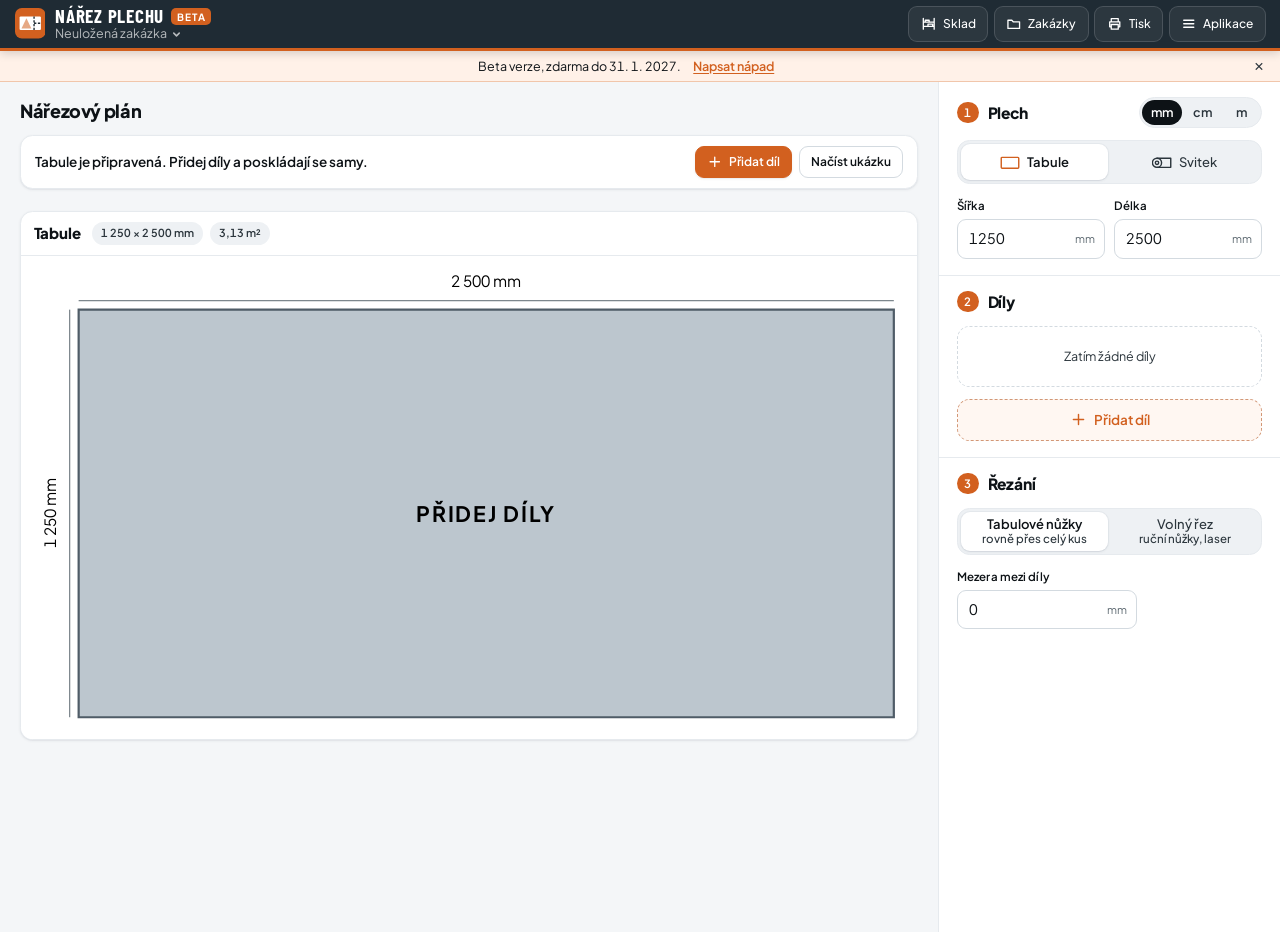
<file: index.html>
<!doctype html>
<html lang="cs" data-theme="light">
<head>
<meta charset="utf-8">
<meta name="viewport" content="width=device-width, initial-scale=1, viewport-fit=cover">
<title>Nářez plechu</title>
<meta name="description" content="Rozvrh nářezu plechu pro klempíře a plecháře – libovolné tvary, co nejméně odpadu, postup střihu.">
<meta name="theme-color" content="#1f2b34">
<link rel="manifest" href="manifest.webmanifest">
<link rel="icon" href="icons/icon.svg" type="image/svg+xml">
<link rel="apple-touch-icon" href="icons/icon-192.png">
<meta name="apple-mobile-web-app-capable" content="yes">
<meta name="mobile-web-app-capable" content="yes">
<meta name="apple-mobile-web-app-title" content="Nářez plechu">
<link rel="preconnect" href="https://fonts.googleapis.com">
<link rel="preconnect" href="https://fonts.gstatic.com" crossorigin>
<link rel="stylesheet" href="https://fonts.googleapis.com/css2?family=Barlow+Condensed:wght@600;700&family=Plus+Jakarta+Sans:wght@400;500;600;700;800&display=swap">
<link rel="stylesheet" href="css/app.css">
<script type="module" src="js/app.js"></script>
</head>
<body>

<div class="filewarn" id="fileWarn" hidden>
  <b>Aplikace se musí spustit přes server.</b> Ve VS Code klikni dole na <b>Go Live</b>, nebo viz README.md.
</div>
<script>if (location.protocol === 'file:') document.getElementById('fileWarn').hidden = false;</script>

<!-- Horní lišta -->
<header class="appbar">
  <div class="brand">
    <svg class="logo" viewBox="0 0 40 40" aria-hidden="true"><rect class="lg-bg" width="40" height="40" rx="9"/><rect class="lg-s" x="6" y="11" width="28" height="18" rx="1.5"/><path class="lg-p" d="M8.5 27 L15 13.5 L21.5 27Z"/><path class="lg-c" d="M25 11v18M25 20h9"/></svg>
    <div class="brand-t">
      <span class="brand-row"><span class="brand-n">Nářez plechu</span><button type="button" class="plan-tag" id="planTag" hidden></button></span>
      <button type="button" class="jobchip" id="jobChip" title="Zakázky"><span id="jobName0">Neuložená zakázka</span><svg viewBox="0 0 12 12" aria-hidden="true"><path class="ico" d="M3 4.5l3 3 3-3"/></svg></button>
    </div>
  </div>
  <div class="hbtns">
    <button type="button" class="hbtn" id="btnInstall" hidden><svg viewBox="0 0 20 20" aria-hidden="true"><path class="ico" d="M10 3v10M6 9l4 4 4-4M4 16h12"/></svg><span>Nainstalovat</span></button>
    <button type="button" class="hbtn" id="btnStock"><svg viewBox="0 0 20 20" aria-hidden="true"><path class="ico" d="M3 3v14M17 3v14M3 8h14M3 13.5h14M5.5 5.5h5v2.5h-5zM9 10.5h6v3h-6z"/></svg><span>Sklad</span><b class="hb-badge" id="stockN" hidden></b></button>
    <button type="button" class="hbtn" id="btnJobs"><svg viewBox="0 0 20 20" aria-hidden="true"><path class="ico" d="M2.5 5.5h5l1.8 2h8.2v8.5h-15z"/></svg><span>Zakázky</span></button>
    <button type="button" class="hbtn" id="btnPrint"><svg viewBox="0 0 20 20" aria-hidden="true"><path class="ico" d="M5.5 7.5v-4h9v4M5.5 14h-2v-6.5h13V14h-2M5.5 11h9v6h-9z"/></svg><span>Tisk</span></button>
    <button type="button" class="hbtn" id="btnApp" aria-label="Aplikace: licence, záloha, vzhled" title="Licence, záloha, vzhled"><svg viewBox="0 0 20 20" aria-hidden="true"><path class="ico" d="M3.5 5.5h13M3.5 10h13M3.5 14.5h13"/></svg><span>Aplikace</span></button>
  </div>
</header>

<!-- Proužek: beta / demo / konec licence -->
<div class="lbar" id="lbar" hidden>
  <span id="lbarT"></span>
  <button type="button" class="link" id="lbarGo"></button>
  <button type="button" class="lbar-x" id="lbarX" aria-label="Skrýt proužek">✕</button>
</div>

<div class="layout" id="layout" data-view="input">

  <!-- PLÁN -->
  <main class="main" id="plan" aria-label="Nářezový plán" aria-live="polite">
    <div class="main-in">
      <div class="main-head">
        <h2 class="main-title">Nářezový plán</h2>
        <div class="tools" id="tools" hidden>
          <div class="legend">
            <span><i class="lg-box lg-waste"></i>odpad</span>
            <span><i class="lg-box lg-off"></i>zbytek</span>
            <span id="lgCut"><i class="lg-box lg-cut"></i>střih</span>
          </div>
          <label class="switch sm" id="cutsToggle"><input type="checkbox" id="showCuts"><i></i>Čísla střihů</label>
        </div>
      </div>
      <div id="summary"></div>
      <div id="warns"></div>
      <div id="sheets" class="sheets"></div>
      <p class="printfoot" id="printFoot"></p>
    </div>
  </main>

  <!-- ZADÁNÍ (vpravo) -->
  <aside class="side" aria-label="Zadání">
    <section class="sec">
      <div class="sec-h"><span class="n">1</span><h2>Plech</h2>
        <div class="units" id="units" role="radiogroup" aria-label="Jednotky">
          <button type="button" role="radio" data-u="mm" aria-checked="true">mm</button><button type="button" role="radio" data-u="cm" aria-checked="false">cm</button><button type="button" role="radio" data-u="m" aria-checked="false">m</button>
        </div>
      </div>
      <div class="seg" role="radiogroup" aria-label="Druh materiálu">
        <input type="radio" name="mode" id="m-sheet" value="sheet"><label for="m-sheet"><svg viewBox="0 0 24 16" aria-hidden="true"><rect class="ico" x="1.5" y="1.5" width="21" height="13" rx="1"/></svg>Tabule</label>
        <input type="radio" name="mode" id="m-coil" value="coil"><label for="m-coil"><svg viewBox="0 0 24 16" aria-hidden="true"><circle class="ico" cx="6" cy="8" r="5.5"/><circle class="ico" cx="6" cy="8" r="2"/><path class="ico" d="M6 2.5h16.5v11H6"/></svg>Svitek</label>
      </div>
      <div class="row2">
        <div class="field"><label for="sW" id="sWl">Šířka</label><div class="inp"><input type="text" id="sW" inputmode="decimal" autocomplete="off"><span class="u-l">mm</span></div></div>
        <div class="field" id="fL"><label for="sL">Délka</label><div class="inp"><input type="text" id="sL" inputmode="decimal" autocomplete="off"><span class="u-l">mm</span></div></div>
      </div>
    </section>

    <section class="sec">
      <div class="sec-h"><span class="n">2</span><h2>Díly</h2><span class="sec-meta" id="pcount"></span><button type="button" class="clr" id="wipe" hidden>Vymazat vše</button></div>
      <p class="note" id="exNote" hidden><span>Ukázková zakázka</span><button class="link" type="button" id="clearAll">Začít načisto</button></p>
      <div class="plist" id="plist"></div>
      <button class="addbtn" type="button" id="addP"><svg viewBox="0 0 20 20" aria-hidden="true"><path class="ico" d="M10 4v12M4 10h12"/></svg>Přidat díl</button>
    </section>

    <section class="sec">
      <div class="sec-h"><span class="n">3</span><h2>Řezání</h2></div>
      <div class="seg" role="radiogroup" aria-label="Způsob řezání">
        <input type="radio" name="cut" id="c-g" value="g"><label for="c-g"><span class="seg2"><b>Tabulové nůžky</b><small>rovně přes celý kus</small></span></label>
        <input type="radio" name="cut" id="c-f" value="f"><label for="c-f"><span class="seg2"><b>Volný řez</b><small>ruční nůžky, laser</small></span></label>
      </div>
      <div class="field kerf"><label for="kerf">Mezera mezi díly</label><div class="inp"><input type="text" id="kerf" inputmode="decimal" autocomplete="off" placeholder="0"><span class="u-l">mm</span></div></div>
    </section>
  </aside>
</div>

<!-- Mobil: záložky -->
<nav class="tabbar" aria-label="Přepnout zobrazení">
  <button type="button" data-tab="input" aria-pressed="true"><svg viewBox="0 0 22 22" aria-hidden="true"><path class="ico" d="M4 6h14M4 11h14M4 16h9"/></svg><span>Zadání</span></button>
  <button type="button" data-tab="plan" aria-pressed="false"><svg viewBox="0 0 22 22" aria-hidden="true"><rect class="ico" x="3" y="5" width="16" height="12" rx="1"/><path class="ico" d="M10 5v12M10 11h9"/></svg><span>Plán</span><b class="tb-badge" id="tbBadge" hidden></b></button>
</nav>

<!-- Editor dílu -->
<div class="dlg-back" id="dlg" hidden>
  <div class="dlg" role="dialog" aria-modal="true" aria-labelledby="dlgT">
    <div class="dlg-head"><h2 id="dlgT">Nový díl</h2><button type="button" class="del" id="dlgX" aria-label="Zavřít">✕</button></div>
    <div class="dlg-scroll">
      <div class="lbl">Tvar dílu</div>
      <div class="tpls" id="tpls" role="radiogroup" aria-label="Tvar dílu"></div>
      <div class="ed-body">
        <div class="ed-view">
          <div class="pv" id="ePrev"></div>
          <svg id="drawSvg" class="draw" hidden role="img" aria-label="Kreslicí plocha"></svg>
          <div class="pv-info" id="eInfo"></div>
        </div>
        <div class="ed-form">
          <div class="field"><label for="eName">Název</label><input type="text" class="plain" id="eName" placeholder="např. Stříška komínu" autocomplete="off"></div>
          <div class="ed-bend" id="eBend" hidden>
            <div class="bend-top"><span class="lbl">Rychle začít</span><div class="chips" id="bendPresets"></div></div>
            <div class="lbl">Profil od kraje <i class="dot"></i> – strany a ohyby</div>
            <div class="bend-list" id="bendList"></div>
            <button type="button" class="btn ghost sm" id="bendAdd">＋ Přidat stranu</button>
          </div>
          <div class="ed-fields" id="eFields"></div>
          <div class="ed-draw" id="eDraw" hidden>
            <div class="chips" id="snapChips"></div>
            <div class="btnrow">
              <button type="button" class="btn ghost sm" id="dUndo">↶ Zpět</button>
              <button type="button" class="btn ghost sm" id="dDel">Smazat bod</button>
              <button type="button" class="btn ghost sm" id="dClear">Vymazat vše</button>
            </div>
            <div class="side-add">
              <div class="lbl">Přidat stranu přesně</div>
              <div class="side-row">
                <div class="inp"><input type="text" id="sideL" inputmode="decimal" placeholder="délka" aria-label="Délka strany"><span id="sideU">mm</span></div>
                <div class="inp"><input type="text" id="sideA" inputmode="decimal" placeholder="směr" aria-label="Směr strany ve stupních"><span>°</span></div>
                <button type="button" class="btn sm" id="sideAdd">Přidat</button>
              </div>
              <p class="hint">0° → &nbsp;·&nbsp; 90° ↑ &nbsp;·&nbsp; 180° ← &nbsp;·&nbsp; 270° ↓</p>
            </div>
            <details class="coords"><summary>Souřadnice bodů (<span id="ptCount">0</span>)</summary><div id="coordList"></div></details>
          </div>
          <button type="button" class="link" id="toCustom" hidden>Upravit body tvaru ručně →</button>
          <div class="qrow">
            <div class="field"><span class="lbl">Kusů</span>
              <div class="qty big" role="group" aria-label="Počet kusů"><button type="button" data-q="-1" aria-label="Ubrat kus">−</button><input type="text" id="eQty" inputmode="numeric" aria-label="Počet kusů"><button type="button" data-q="1" aria-label="Přidat kus">+</button></div>
            </div>
            <label class="switch" title="Program smí díl při skládání otočit napříč (o 90°). Vypni u plechu se směrem – drážky, lak."><input type="checkbox" id="eRot"><i></i>Smí se otočit</label>
          </div>
          <div class="mirbox" id="eMirBox">
            <span class="lbl">Zrcadlový díl <small>– dvoubarevný plech nejde obrátit rubem nahoru</small></span>
            <div class="seg seg3" id="eMir" role="radiogroup" aria-label="Zrcadlový díl"></div>
            <p class="hint" id="eMirHint"></p>
          </div>
          <p class="err" id="eErr" hidden></p>
        </div>
      </div>
    </div>
    <div class="dlg-foot">
      <button type="button" class="btn ghost danger" id="eDelete" hidden>Smazat</button>
      <span class="sp"></span>
      <button type="button" class="btn ghost" id="eMore">Uložit a další</button>
      <button type="button" class="btn primary" id="eSave">Uložit díl</button>
    </div>
  </div>
</div>

<!-- Ruční skládání -->
<div class="man" id="man" hidden role="dialog" aria-modal="true" aria-label="Ruční skládání">
  <div class="man-bar">
    <button type="button" class="btn ghost sm" id="mCancel">Zrušit</button>
    <div class="man-nav">
      <button type="button" class="hbtn icon" id="mPrev" aria-label="Předchozí tabule">‹</button>
      <b id="mTitle">Tabule 1</b>
      <button type="button" class="hbtn icon" id="mNext" aria-label="Další tabule">›</button>
    </div>
    <button type="button" class="btn primary sm" id="mDone">Hotovo</button>
  </div>
  <div class="man-stage"><svg id="mSvg" role="img" aria-label="Plech s díly – díly můžeš přesouvat"></svg></div>
  <div class="man-foot">
    <div class="man-tools">
      <button type="button" class="btn ghost sm" id="mRot">↻ Otočit</button>
      <button type="button" class="btn ghost sm" id="mMir" title="Převrátit díl zrcadlově (zleva doprava)">⇋ Zrcadlit</button>
      <button type="button" class="btn ghost sm" id="mOut">Do zásobníku</button>
      <span class="man-msg" id="mMsg"></span>
    </div>
    <div class="tray"><span class="lbl">Zásobník</span><div class="tray-list" id="mTray"></div></div>
  </div>
</div>

<!-- Zakázky -->
<div class="dlg-back" id="jobsDlg" hidden>
  <div class="dlg small" role="dialog" aria-modal="true" aria-labelledby="jobsT">
    <div class="dlg-head"><h2 id="jobsT">Zakázky</h2><button type="button" class="del" id="jobsX" aria-label="Zavřít">✕</button></div>
    <div class="dlg-scroll">
      <form class="jobform" id="jobForm">
        <div class="field"><label for="jobName">Uložit aktuální zakázku jako</label><input type="text" class="plain" id="jobName" placeholder="např. Novák – střecha garáže" autocomplete="off"></div>
        <button class="btn primary" type="submit">Uložit</button>
      </form>
      <div class="lbl">Uložené zakázky</div>
      <div class="joblist" id="jobList"></div>
      <button type="button" class="btn ghost" id="jobNew">＋ Nová prázdná zakázka</button>
    </div>
  </div>
</div>

<!-- Sklad zbytků -->
<div class="dlg-back" id="stockDlg" hidden>
  <div class="dlg small" role="dialog" aria-modal="true" aria-labelledby="stockT">
    <div class="dlg-head"><h2 id="stockT">Sklad zbytků</h2><span class="sec-meta" id="stockSum"></span><button type="button" class="del" id="stockX" aria-label="Zavřít">✕</button></div>
    <div class="dlg-scroll">
      <p class="hint">Zbytky z nářezu sem dáš tlačítkem <b>Do skladu</b> pod výkresem tabule. Kus z dílny přidáš ručně tady.</p>
      <form class="stockform" id="stockForm">
        <div class="field"><label for="stW">Šířka</label><div class="inp"><input type="text" id="stW" inputmode="decimal" autocomplete="off"><span class="u-l">mm</span></div></div>
        <div class="field"><label for="stL">Délka</label><div class="inp"><input type="text" id="stL" inputmode="decimal" autocomplete="off"><span class="u-l">mm</span></div></div>
        <div class="field st-note"><label for="stNote">Materiál / barva <small>(nepovinné)</small></label><input type="text" class="plain" id="stNote" placeholder="např. pozink 0,55 · tmavě šedá" autocomplete="off"></div>
        <button class="btn primary" type="submit">Přidat</button>
      </form>
      <div class="stocklist" id="stockList"></div>
    </div>
  </div>
</div>

<!-- Aplikace: licence, záloha, nápady, vzhled -->
<div class="dlg-back" id="appDlg" hidden>
  <div class="dlg small" role="dialog" aria-modal="true" aria-labelledby="appT">
    <div class="dlg-head"><h2 id="appT">Aplikace</h2><button type="button" class="del" id="appX" aria-label="Zavřít">✕</button></div>
    <div class="dlg-scroll">
      <section class="asec">
        <div class="lbl">Licence</div>
        <div class="licbox" id="licBox"></div>
        <form class="licform" id="licForm">
          <div class="field"><label for="licKey" id="licKeyL">Licenční klíč</label><input type="text" class="plain" id="licKey" placeholder="NP1.…" autocomplete="off" autocapitalize="off" spellcheck="false"></div>
          <button class="btn primary" type="submit" id="licGo">Aktivovat</button>
        </form>
        <p class="err" id="licErr" hidden></p>
      </section>
      <section class="asec">
        <div class="lbl">Záloha dat</div>
        <p class="hint">Zakázky a sklad zbytků jsou uložené jen v tomhle zařízení. Občas si ulož zálohu do souboru. Hodí se i k přenesení na jiný počítač nebo mobil.</p>
        <div class="btnrow"><button type="button" class="btn ghost sm" id="bkSave">Uložit zálohu</button><button type="button" class="btn ghost sm" id="bkLoad">Obnovit ze zálohy</button></div>
        <p class="hint" id="bkInfo"></p>
        <input type="file" id="bkFile" accept=".json,application/json" hidden>
      </section>
      <section class="asec">
        <div class="lbl">Nápad nebo chyba</div>
        <p class="hint">Něco nefunguje, nebo by se hodilo něco navíc? Napiš, každá zpráva pomůže.</p>
        <div class="btnrow"><a class="btn ghost sm" id="fbMail" href="#">Napsat e-mail</a></div>
      </section>
      <section class="asec">
        <div class="lbl">Vzhled</div>
        <div class="seg" role="radiogroup" aria-label="Vzhled">
          <input type="radio" name="theme" id="th-light" value="light"><label for="th-light">Světlý</label>
          <input type="radio" name="theme" id="th-dark" value="dark"><label for="th-dark">Tmavý</label>
        </div>
      </section>
      <p class="hint about" id="about"></p>
    </div>
  </div>
</div>

<div class="wm" aria-hidden="true"><span>DEMO</span></div>
<div class="toast" id="toast" role="status" hidden></div>
</body>
</html>
</file>
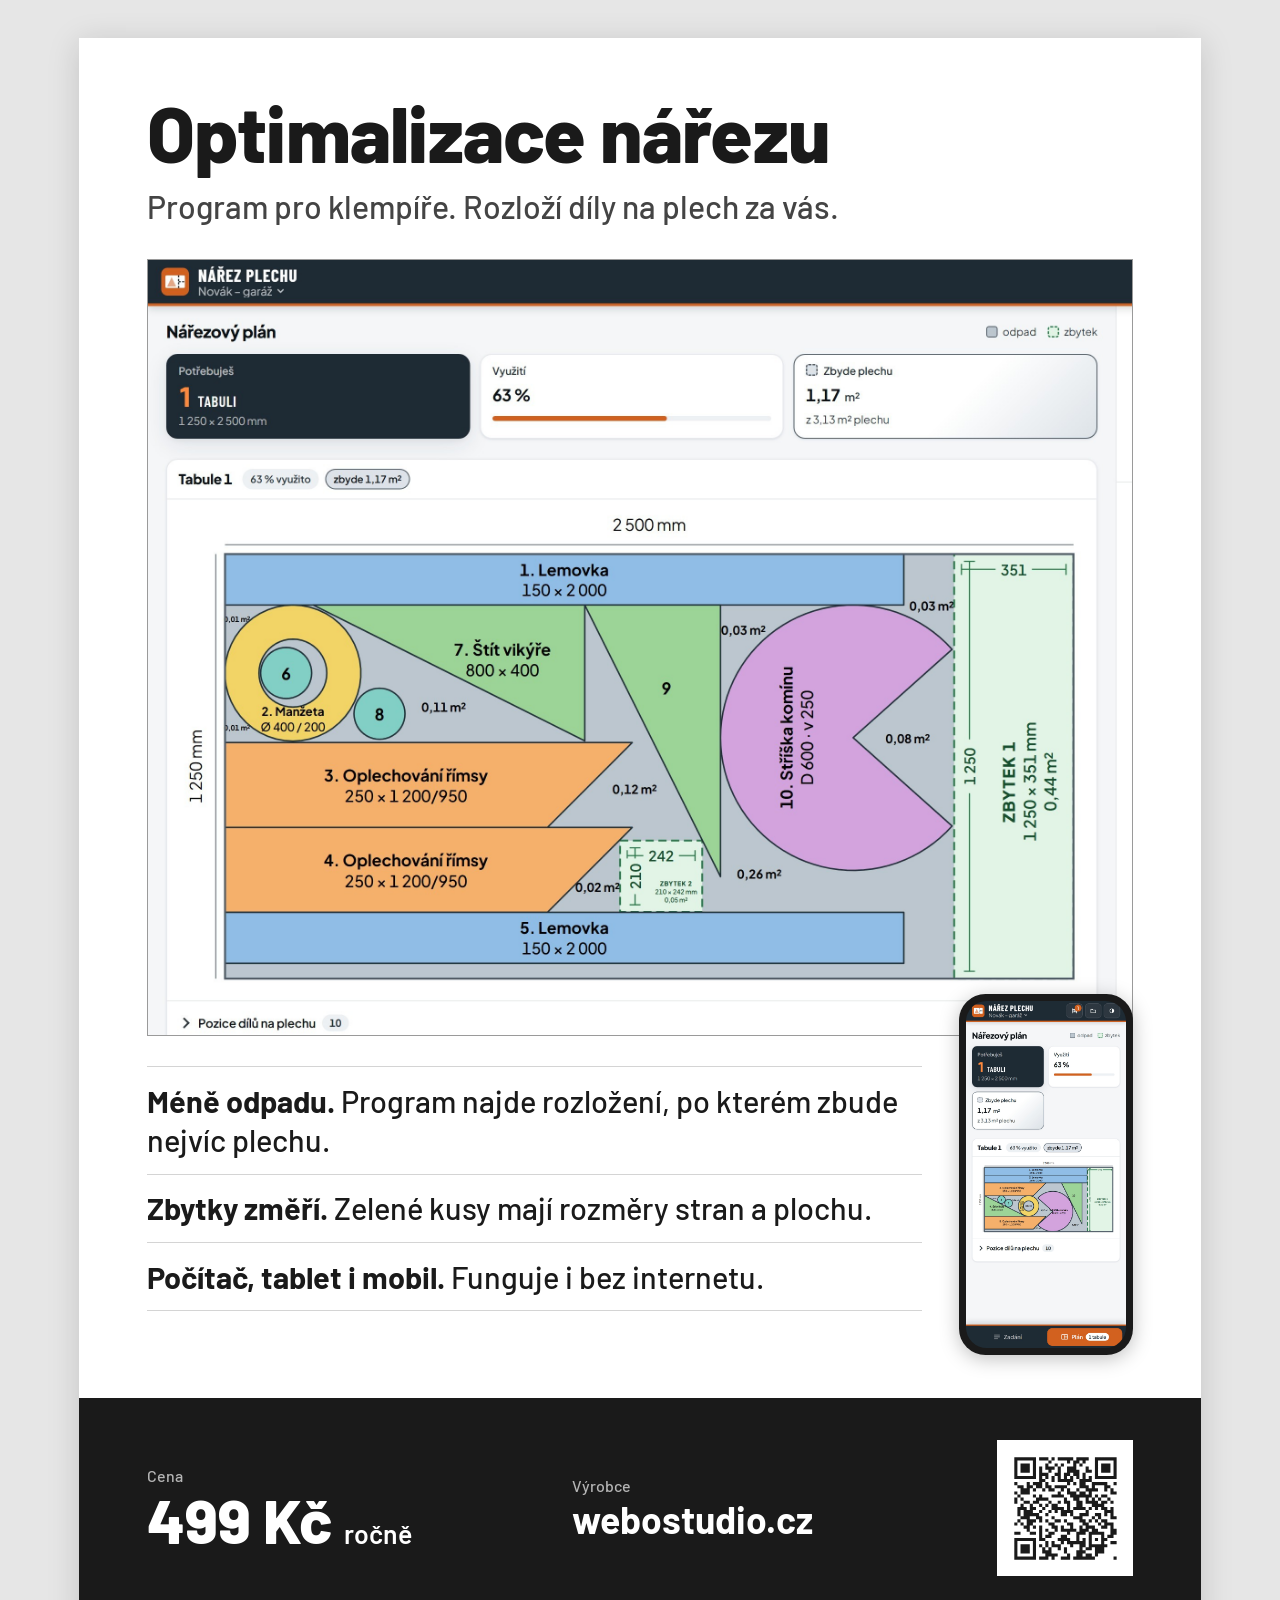
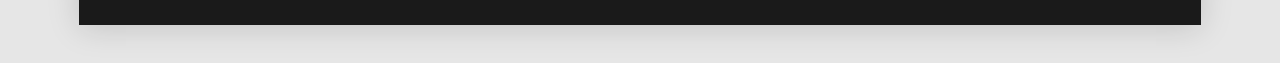
<file: plakat/plakat-normalni-telefon.html>
<!doctype html>
<html lang="cs">
<head>
<meta charset="utf-8">
<meta name="viewport" content="width=device-width, initial-scale=1">
<title>Optimalizace nářezu – plakát</title>
<link rel="preconnect" href="https://fonts.googleapis.com">
<link rel="preconnect" href="https://fonts.gstatic.com" crossorigin>
<link rel="stylesheet" href="https://fonts.googleapis.com/css2?family=Barlow:wght@500;600;700;800&display=swap">
<style>
/* Plakát A3 na výšku (297 × 420 mm). Tisk: měřítko 100 %, bez okrajů. */
@page { size: 297mm 420mm; margin: 0; }
* { box-sizing: border-box; }
html, body { margin: 0; background: #e6e6e6; }
body { font-family: "Barlow", Arial, sans-serif; color: #1a1a1a; -webkit-print-color-adjust: exact; print-color-adjust: exact; }
.page { width: 297mm; height: 420mm; margin: 0 auto; background: #fff; overflow: hidden; display: flex; flex-direction: column; padding: 15mm 18mm 0; }
@media screen and (min-width: 1200px) { .page { margin: 10mm auto; box-shadow: 0 1mm 8mm rgba(0, 0, 0, .15); } }
@media print { html, body { background: none; } .page { margin: 0; box-shadow: none; } }

h1 { margin: 0; font-size: 58pt; font-weight: 800; line-height: 1; letter-spacing: -.01em; }
.sub { margin: 4mm 0 0; font-size: 24pt; font-weight: 500; color: #444; }

.shot { margin-top: 9mm; border: .4mm solid #9a9a9a; }
.shot img { display: block; width: 100%; height: auto; }

.row { margin-bottom: 5mm; display: grid; grid-template-columns: 1fr 46mm; gap: 0 10mm; align-items: start; }
.phone { margin-top: -11mm; padding: 1.8mm; border-radius: 7mm; background: #1a1a1a; box-shadow: 0 1mm 5mm rgba(0, 0, 0, .25); position: relative; }
.phone img { display: block; width: 100%; height: auto; border-radius: 5.5mm; }
.facts { list-style: none; margin: 8mm 0 0; padding: 0; }
.facts li { font-size: 23pt; font-weight: 500; line-height: 1.3; padding: 3.6mm 0; border-bottom: .3mm solid #d4d4d4; }
.facts li:first-child { border-top: .3mm solid #d4d4d4; }
.facts b { font-weight: 700; }

.foot { margin: 6mm -18mm 0; margin-top: auto; background: #1a1a1a; color: #fff; padding: 11mm 18mm 13mm; display: grid; grid-template-columns: 1fr 1fr auto; gap: 0 10mm; align-items: center; }
.foot small { display: block; font-size: 12pt; font-weight: 500; color: #b5b5b5; margin-bottom: 1mm; }
.price { font-size: 46pt; font-weight: 800; line-height: 1; }
.price span { font-size: 20pt; font-weight: 600; }
.web { font-size: 28pt; font-weight: 700; line-height: 1.1; }
.qr { background: #fff; padding: 2mm; }
.qr svg { display: block; width: 32mm; height: 32mm; }
</style>
</head>
<body>
<div class="page">

  <h1>Optimalizace nářezu</h1>
  <p class="sub">Program pro klempíře. Rozloží díly na plech za vás.</p>

  <div class="shot"><img src="img/aplikace-pocitac-plan.jpg" alt="Program na počítači: tabule plechu s rozloženými díly a zelenými zbytky"></div>

  <div class="row">
  <ul class="facts">
    <li><b>Méně odpadu.</b> Program najde rozložení, po kterém zbude nejvíc plechu.</li>
    <li><b>Zbytky změří.</b> Zelené kusy mají rozměry stran a&nbsp;plochu.</li>
    <li><b>Počítač, tablet i&nbsp;mobil.</b> Funguje i&nbsp;bez internetu.</li>
  </ul>
  <div class="phone"><img src="img/aplikace-mobil.jpg" alt="Stejný nářezový plán v mobilu"></div>
  </div>

  <div class="foot">
    <div><small>Cena</small><div class="price">499 Kč <span>ročně</span></div></div>
    <div><small>Výrobce</small><div class="web">webostudio.cz</div></div>
    <div class="qr"><svg viewBox="-3 -3 39 39" role="img" aria-label="QR kód s odkazem na stránku programu"><rect x="-3" y="-3" width="39" height="39" fill="#fff"/><path fill="#1a1a1a" d="M0 0h1v1h-1zM1 0h1v1h-1zM2 0h1v1h-1zM3 0h1v1h-1zM4 0h1v1h-1zM5 0h1v1h-1zM6 0h1v1h-1zM8 0h1v1h-1zM9 0h1v1h-1zM10 0h1v1h-1zM12 0h1v1h-1zM14 0h1v1h-1zM15 0h1v1h-1zM16 0h1v1h-1zM17 0h1v1h-1zM18 0h1v1h-1zM20 0h1v1h-1zM21 0h1v1h-1zM22 0h1v1h-1zM23 0h1v1h-1zM26 0h1v1h-1zM27 0h1v1h-1zM28 0h1v1h-1zM29 0h1v1h-1zM30 0h1v1h-1zM31 0h1v1h-1zM32 0h1v1h-1zM0 1h1v1h-1zM6 1h1v1h-1zM11 1h1v1h-1zM17 1h1v1h-1zM19 1h1v1h-1zM20 1h1v1h-1zM22 1h1v1h-1zM26 1h1v1h-1zM32 1h1v1h-1zM0 2h1v1h-1zM2 2h1v1h-1zM3 2h1v1h-1zM4 2h1v1h-1zM6 2h1v1h-1zM10 2h1v1h-1zM13 2h1v1h-1zM15 2h1v1h-1zM19 2h1v1h-1zM21 2h1v1h-1zM26 2h1v1h-1zM28 2h1v1h-1zM29 2h1v1h-1zM30 2h1v1h-1zM32 2h1v1h-1zM0 3h1v1h-1zM2 3h1v1h-1zM3 3h1v1h-1zM4 3h1v1h-1zM6 3h1v1h-1zM8 3h1v1h-1zM10 3h1v1h-1zM11 3h1v1h-1zM12 3h1v1h-1zM14 3h1v1h-1zM17 3h1v1h-1zM18 3h1v1h-1zM19 3h1v1h-1zM23 3h1v1h-1zM26 3h1v1h-1zM28 3h1v1h-1zM29 3h1v1h-1zM30 3h1v1h-1zM32 3h1v1h-1zM0 4h1v1h-1zM2 4h1v1h-1zM3 4h1v1h-1zM4 4h1v1h-1zM6 4h1v1h-1zM8 4h1v1h-1zM11 4h1v1h-1zM14 4h1v1h-1zM17 4h1v1h-1zM18 4h1v1h-1zM19 4h1v1h-1zM20 4h1v1h-1zM23 4h1v1h-1zM24 4h1v1h-1zM26 4h1v1h-1zM28 4h1v1h-1zM29 4h1v1h-1zM30 4h1v1h-1zM32 4h1v1h-1zM0 5h1v1h-1zM6 5h1v1h-1zM8 5h1v1h-1zM9 5h1v1h-1zM10 5h1v1h-1zM13 5h1v1h-1zM14 5h1v1h-1zM16 5h1v1h-1zM17 5h1v1h-1zM19 5h1v1h-1zM20 5h1v1h-1zM22 5h1v1h-1zM26 5h1v1h-1zM32 5h1v1h-1zM0 6h1v1h-1zM1 6h1v1h-1zM2 6h1v1h-1zM3 6h1v1h-1zM4 6h1v1h-1zM5 6h1v1h-1zM6 6h1v1h-1zM8 6h1v1h-1zM10 6h1v1h-1zM12 6h1v1h-1zM14 6h1v1h-1zM16 6h1v1h-1zM18 6h1v1h-1zM20 6h1v1h-1zM22 6h1v1h-1zM24 6h1v1h-1zM26 6h1v1h-1zM27 6h1v1h-1zM28 6h1v1h-1zM29 6h1v1h-1zM30 6h1v1h-1zM31 6h1v1h-1zM32 6h1v1h-1zM8 7h1v1h-1zM9 7h1v1h-1zM12 7h1v1h-1zM14 7h1v1h-1zM15 7h1v1h-1zM16 7h1v1h-1zM17 7h1v1h-1zM18 7h1v1h-1zM21 7h1v1h-1zM22 7h1v1h-1zM23 7h1v1h-1zM24 7h1v1h-1zM0 8h1v1h-1zM4 8h1v1h-1zM6 8h1v1h-1zM7 8h1v1h-1zM8 8h1v1h-1zM10 8h1v1h-1zM17 8h1v1h-1zM19 8h1v1h-1zM21 8h1v1h-1zM22 8h1v1h-1zM25 8h1v1h-1zM26 8h1v1h-1zM27 8h1v1h-1zM28 8h1v1h-1zM29 8h1v1h-1zM32 8h1v1h-1zM1 9h1v1h-1zM2 9h1v1h-1zM4 9h1v1h-1zM5 9h1v1h-1zM7 9h1v1h-1zM8 9h1v1h-1zM10 9h1v1h-1zM11 9h1v1h-1zM13 9h1v1h-1zM14 9h1v1h-1zM15 9h1v1h-1zM16 9h1v1h-1zM21 9h1v1h-1zM22 9h1v1h-1zM23 9h1v1h-1zM25 9h1v1h-1zM29 9h1v1h-1zM30 9h1v1h-1zM2 10h1v1h-1zM3 10h1v1h-1zM4 10h1v1h-1zM6 10h1v1h-1zM9 10h1v1h-1zM11 10h1v1h-1zM12 10h1v1h-1zM15 10h1v1h-1zM17 10h1v1h-1zM20 10h1v1h-1zM23 10h1v1h-1zM24 10h1v1h-1zM25 10h1v1h-1zM26 10h1v1h-1zM29 10h1v1h-1zM31 10h1v1h-1zM0 11h1v1h-1zM2 11h1v1h-1zM3 11h1v1h-1zM4 11h1v1h-1zM14 11h1v1h-1zM17 11h1v1h-1zM18 11h1v1h-1zM19 11h1v1h-1zM21 11h1v1h-1zM22 11h1v1h-1zM24 11h1v1h-1zM31 11h1v1h-1zM32 11h1v1h-1zM1 12h1v1h-1zM6 12h1v1h-1zM8 12h1v1h-1zM12 12h1v1h-1zM13 12h1v1h-1zM14 12h1v1h-1zM15 12h1v1h-1zM18 12h1v1h-1zM19 12h1v1h-1zM20 12h1v1h-1zM21 12h1v1h-1zM22 12h1v1h-1zM23 12h1v1h-1zM24 12h1v1h-1zM26 12h1v1h-1zM28 12h1v1h-1zM29 12h1v1h-1zM0 13h1v1h-1zM2 13h1v1h-1zM7 13h1v1h-1zM8 13h1v1h-1zM9 13h1v1h-1zM10 13h1v1h-1zM16 13h1v1h-1zM19 13h1v1h-1zM20 13h1v1h-1zM23 13h1v1h-1zM25 13h1v1h-1zM27 13h1v1h-1zM30 13h1v1h-1zM0 14h1v1h-1zM3 14h1v1h-1zM4 14h1v1h-1zM6 14h1v1h-1zM7 14h1v1h-1zM11 14h1v1h-1zM14 14h1v1h-1zM16 14h1v1h-1zM17 14h1v1h-1zM20 14h1v1h-1zM21 14h1v1h-1zM23 14h1v1h-1zM24 14h1v1h-1zM25 14h1v1h-1zM26 14h1v1h-1zM28 14h1v1h-1zM29 14h1v1h-1zM31 14h1v1h-1zM2 15h1v1h-1zM5 15h1v1h-1zM8 15h1v1h-1zM10 15h1v1h-1zM12 15h1v1h-1zM13 15h1v1h-1zM17 15h1v1h-1zM20 15h1v1h-1zM21 15h1v1h-1zM25 15h1v1h-1zM26 15h1v1h-1zM27 15h1v1h-1zM28 15h1v1h-1zM1 16h1v1h-1zM2 16h1v1h-1zM3 16h1v1h-1zM5 16h1v1h-1zM6 16h1v1h-1zM9 16h1v1h-1zM12 16h1v1h-1zM13 16h1v1h-1zM14 16h1v1h-1zM15 16h1v1h-1zM17 16h1v1h-1zM19 16h1v1h-1zM20 16h1v1h-1zM21 16h1v1h-1zM22 16h1v1h-1zM24 16h1v1h-1zM26 16h1v1h-1zM28 16h1v1h-1zM29 16h1v1h-1zM31 16h1v1h-1zM1 17h1v1h-1zM3 17h1v1h-1zM4 17h1v1h-1zM5 17h1v1h-1zM8 17h1v1h-1zM11 17h1v1h-1zM13 17h1v1h-1zM15 17h1v1h-1zM16 17h1v1h-1zM17 17h1v1h-1zM18 17h1v1h-1zM23 17h1v1h-1zM29 17h1v1h-1zM30 17h1v1h-1zM31 17h1v1h-1zM1 18h1v1h-1zM3 18h1v1h-1zM4 18h1v1h-1zM5 18h1v1h-1zM6 18h1v1h-1zM7 18h1v1h-1zM10 18h1v1h-1zM15 18h1v1h-1zM16 18h1v1h-1zM18 18h1v1h-1zM21 18h1v1h-1zM22 18h1v1h-1zM23 18h1v1h-1zM26 18h1v1h-1zM27 18h1v1h-1zM29 18h1v1h-1zM31 18h1v1h-1zM2 19h1v1h-1zM3 19h1v1h-1zM4 19h1v1h-1zM7 19h1v1h-1zM8 19h1v1h-1zM12 19h1v1h-1zM19 19h1v1h-1zM20 19h1v1h-1zM21 19h1v1h-1zM25 19h1v1h-1zM27 19h1v1h-1zM31 19h1v1h-1zM32 19h1v1h-1zM1 20h1v1h-1zM4 20h1v1h-1zM5 20h1v1h-1zM6 20h1v1h-1zM8 20h1v1h-1zM10 20h1v1h-1zM13 20h1v1h-1zM14 20h1v1h-1zM16 20h1v1h-1zM21 20h1v1h-1zM22 20h1v1h-1zM24 20h1v1h-1zM26 20h1v1h-1zM28 20h1v1h-1zM29 20h1v1h-1zM0 21h1v1h-1zM2 21h1v1h-1zM4 21h1v1h-1zM5 21h1v1h-1zM11 21h1v1h-1zM12 21h1v1h-1zM17 21h1v1h-1zM18 21h1v1h-1zM22 21h1v1h-1zM23 21h1v1h-1zM27 21h1v1h-1zM29 21h1v1h-1zM30 21h1v1h-1zM31 21h1v1h-1zM3 22h1v1h-1zM4 22h1v1h-1zM6 22h1v1h-1zM8 22h1v1h-1zM12 22h1v1h-1zM13 22h1v1h-1zM15 22h1v1h-1zM18 22h1v1h-1zM21 22h1v1h-1zM23 22h1v1h-1zM24 22h1v1h-1zM25 22h1v1h-1zM28 22h1v1h-1zM29 22h1v1h-1zM31 22h1v1h-1zM4 23h1v1h-1zM8 23h1v1h-1zM10 23h1v1h-1zM13 23h1v1h-1zM15 23h1v1h-1zM16 23h1v1h-1zM17 23h1v1h-1zM18 23h1v1h-1zM19 23h1v1h-1zM21 23h1v1h-1zM22 23h1v1h-1zM23 23h1v1h-1zM25 23h1v1h-1zM26 23h1v1h-1zM31 23h1v1h-1zM32 23h1v1h-1zM0 24h1v1h-1zM1 24h1v1h-1zM5 24h1v1h-1zM6 24h1v1h-1zM8 24h1v1h-1zM11 24h1v1h-1zM12 24h1v1h-1zM17 24h1v1h-1zM20 24h1v1h-1zM21 24h1v1h-1zM22 24h1v1h-1zM24 24h1v1h-1zM25 24h1v1h-1zM26 24h1v1h-1zM27 24h1v1h-1zM28 24h1v1h-1zM31 24h1v1h-1zM32 24h1v1h-1zM8 25h1v1h-1zM10 25h1v1h-1zM11 25h1v1h-1zM15 25h1v1h-1zM16 25h1v1h-1zM20 25h1v1h-1zM24 25h1v1h-1zM28 25h1v1h-1zM30 25h1v1h-1zM31 25h1v1h-1zM0 26h1v1h-1zM1 26h1v1h-1zM2 26h1v1h-1zM3 26h1v1h-1zM4 26h1v1h-1zM5 26h1v1h-1zM6 26h1v1h-1zM8 26h1v1h-1zM9 26h1v1h-1zM14 26h1v1h-1zM15 26h1v1h-1zM16 26h1v1h-1zM17 26h1v1h-1zM20 26h1v1h-1zM22 26h1v1h-1zM24 26h1v1h-1zM26 26h1v1h-1zM28 26h1v1h-1zM29 26h1v1h-1zM0 27h1v1h-1zM6 27h1v1h-1zM10 27h1v1h-1zM12 27h1v1h-1zM15 27h1v1h-1zM17 27h1v1h-1zM18 27h1v1h-1zM19 27h1v1h-1zM20 27h1v1h-1zM21 27h1v1h-1zM22 27h1v1h-1zM24 27h1v1h-1zM28 27h1v1h-1zM31 27h1v1h-1zM32 27h1v1h-1zM0 28h1v1h-1zM2 28h1v1h-1zM3 28h1v1h-1zM4 28h1v1h-1zM6 28h1v1h-1zM8 28h1v1h-1zM10 28h1v1h-1zM12 28h1v1h-1zM13 28h1v1h-1zM14 28h1v1h-1zM18 28h1v1h-1zM21 28h1v1h-1zM22 28h1v1h-1zM24 28h1v1h-1zM25 28h1v1h-1zM26 28h1v1h-1zM27 28h1v1h-1zM28 28h1v1h-1zM29 28h1v1h-1zM0 29h1v1h-1zM2 29h1v1h-1zM3 29h1v1h-1zM4 29h1v1h-1zM6 29h1v1h-1zM9 29h1v1h-1zM11 29h1v1h-1zM14 29h1v1h-1zM16 29h1v1h-1zM21 29h1v1h-1zM23 29h1v1h-1zM24 29h1v1h-1zM26 29h1v1h-1zM27 29h1v1h-1zM28 29h1v1h-1zM0 30h1v1h-1zM2 30h1v1h-1zM3 30h1v1h-1zM4 30h1v1h-1zM6 30h1v1h-1zM9 30h1v1h-1zM10 30h1v1h-1zM11 30h1v1h-1zM16 30h1v1h-1zM20 30h1v1h-1zM21 30h1v1h-1zM22 30h1v1h-1zM26 30h1v1h-1zM27 30h1v1h-1zM28 30h1v1h-1zM0 31h1v1h-1zM6 31h1v1h-1zM10 31h1v1h-1zM11 31h1v1h-1zM12 31h1v1h-1zM13 31h1v1h-1zM17 31h1v1h-1zM20 31h1v1h-1zM21 31h1v1h-1zM23 31h1v1h-1zM24 31h1v1h-1zM26 31h1v1h-1zM0 32h1v1h-1zM1 32h1v1h-1zM2 32h1v1h-1zM3 32h1v1h-1zM4 32h1v1h-1zM5 32h1v1h-1zM6 32h1v1h-1zM8 32h1v1h-1zM9 32h1v1h-1zM10 32h1v1h-1zM12 32h1v1h-1zM15 32h1v1h-1zM16 32h1v1h-1zM17 32h1v1h-1zM19 32h1v1h-1zM20 32h1v1h-1zM21 32h1v1h-1zM22 32h1v1h-1zM23 32h1v1h-1zM24 32h1v1h-1zM25 32h1v1h-1zM32 32h1v1h-1z"/></svg></div>
  </div>

</div>
</body>
</html>
</file>
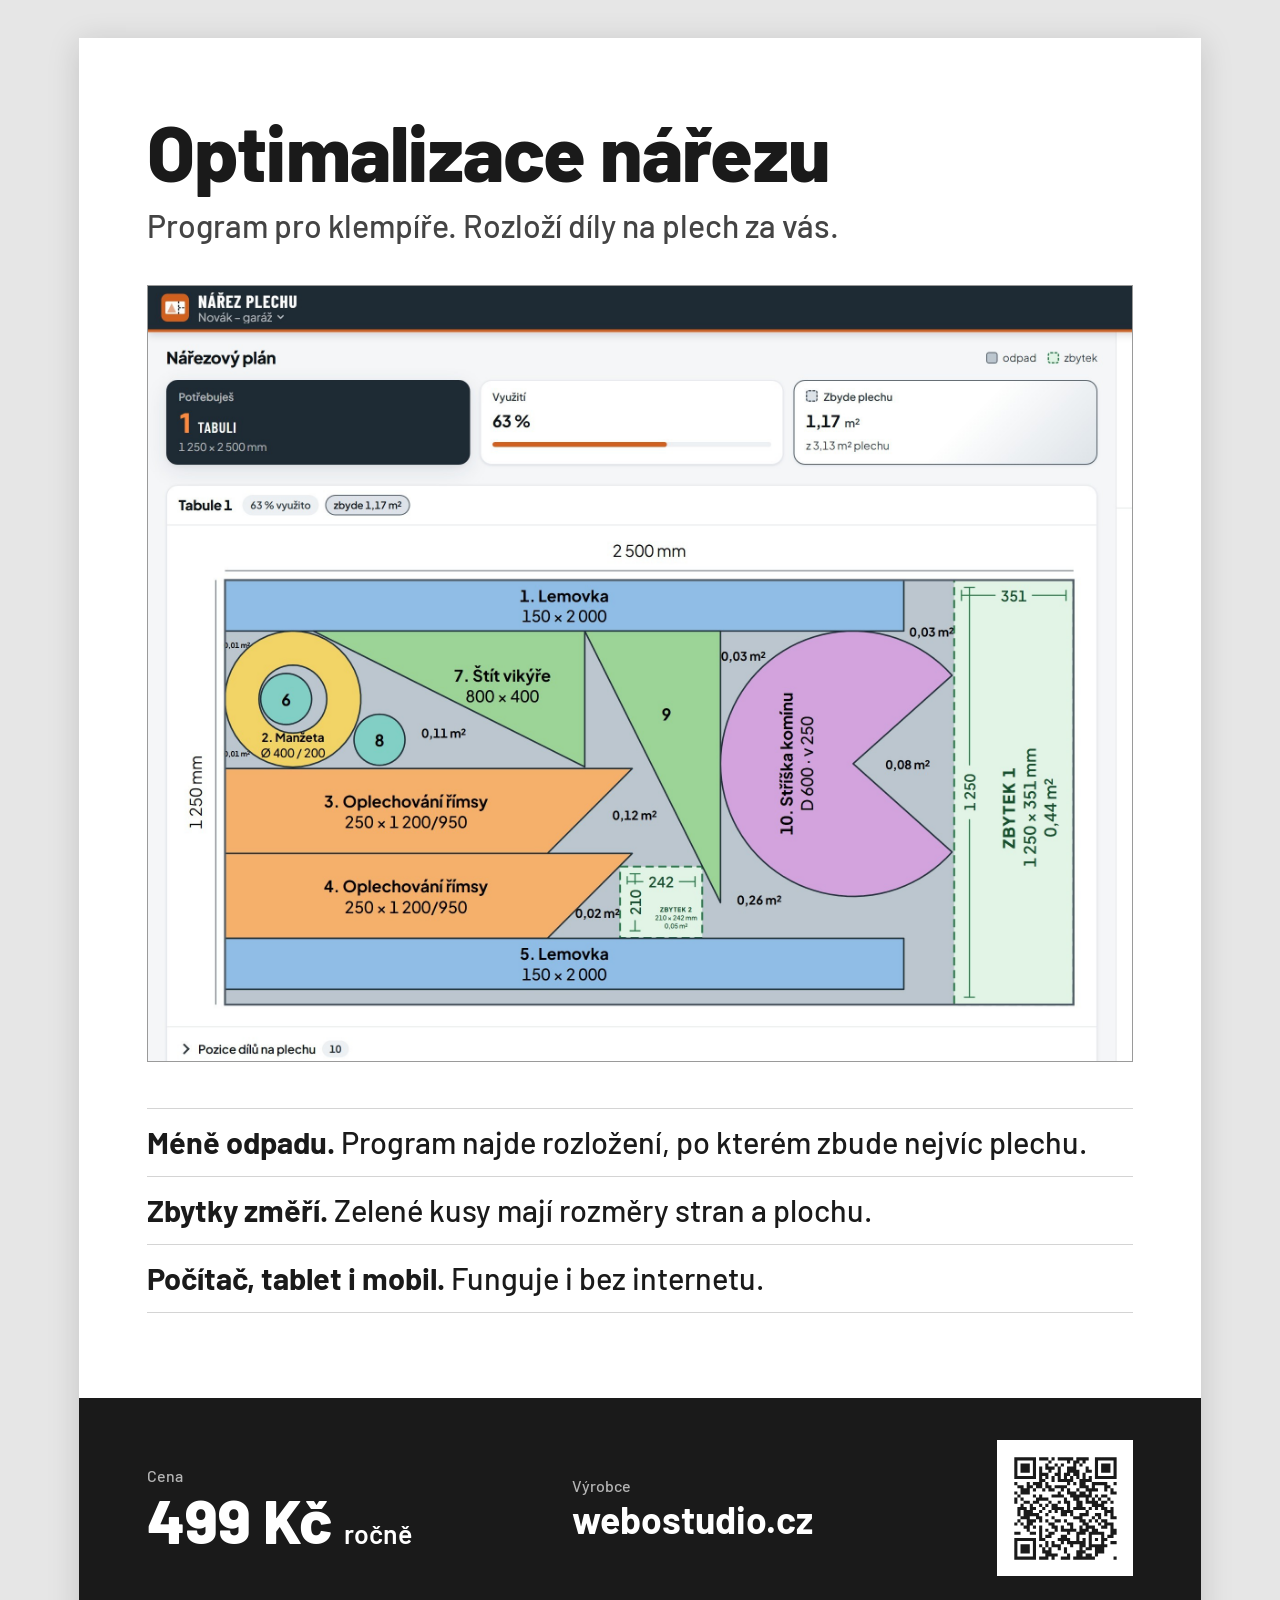
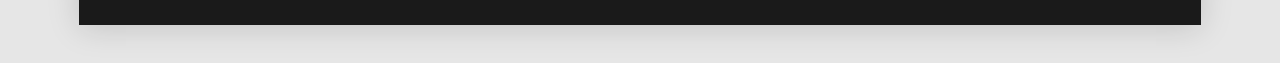
<file: plakat/plakat-normalni.html>
<!doctype html>
<html lang="cs">
<head>
<meta charset="utf-8">
<meta name="viewport" content="width=device-width, initial-scale=1">
<title>Optimalizace nářezu – plakát</title>
<link rel="preconnect" href="https://fonts.googleapis.com">
<link rel="preconnect" href="https://fonts.gstatic.com" crossorigin>
<link rel="stylesheet" href="https://fonts.googleapis.com/css2?family=Barlow:wght@500;600;700;800&display=swap">
<style>
/* Plakát A3 na výšku (297 × 420 mm). Tisk: měřítko 100 %, bez okrajů. */
@page { size: 297mm 420mm; margin: 0; }
* { box-sizing: border-box; }
html, body { margin: 0; background: #e6e6e6; }
body { font-family: "Barlow", Arial, sans-serif; color: #1a1a1a; -webkit-print-color-adjust: exact; print-color-adjust: exact; }
.page { width: 297mm; height: 420mm; margin: 0 auto; background: #fff; overflow: hidden; display: flex; flex-direction: column; padding: 20mm 18mm 0; }
@media screen and (min-width: 1200px) { .page { margin: 10mm auto; box-shadow: 0 1mm 8mm rgba(0, 0, 0, .15); } }
@media print { html, body { background: none; } .page { margin: 0; box-shadow: none; } }

h1 { margin: 0; font-size: 58pt; font-weight: 800; line-height: 1; letter-spacing: -.01em; }
.sub { margin: 4mm 0 0; font-size: 24pt; font-weight: 500; color: #444; }

.shot { margin-top: 11mm; border: .4mm solid #9a9a9a; }
.shot img { display: block; width: 100%; height: auto; }

.facts { list-style: none; margin: 12mm 0 0; padding: 0; }
.facts li { font-size: 23pt; font-weight: 500; line-height: 1.3; padding: 3.6mm 0; border-bottom: .3mm solid #d4d4d4; }
.facts li:first-child { border-top: .3mm solid #d4d4d4; }
.facts b { font-weight: 700; }

.foot { margin: auto -18mm 0; background: #1a1a1a; color: #fff; padding: 11mm 18mm 13mm; display: grid; grid-template-columns: 1fr 1fr auto; gap: 0 10mm; align-items: center; }
.foot small { display: block; font-size: 12pt; font-weight: 500; color: #b5b5b5; margin-bottom: 1mm; }
.price { font-size: 46pt; font-weight: 800; line-height: 1; }
.price span { font-size: 20pt; font-weight: 600; }
.web { font-size: 28pt; font-weight: 700; line-height: 1.1; }
.qr { background: #fff; padding: 2mm; }
.qr svg { display: block; width: 32mm; height: 32mm; }
</style>
</head>
<body>
<div class="page">

  <h1>Optimalizace nářezu</h1>
  <p class="sub">Program pro klempíře. Rozloží díly na plech za vás.</p>

  <div class="shot"><img src="img/aplikace-pocitac-plan.jpg" alt="Program na počítači: tabule plechu s rozloženými díly a zelenými zbytky"></div>

  <ul class="facts">
    <li><b>Méně odpadu.</b> Program najde rozložení, po kterém zbude nejvíc plechu.</li>
    <li><b>Zbytky změří.</b> Zelené kusy mají rozměry stran a&nbsp;plochu.</li>
    <li><b>Počítač, tablet i&nbsp;mobil.</b> Funguje i&nbsp;bez internetu.</li>
  </ul>

  <div class="foot">
    <div><small>Cena</small><div class="price">499 Kč <span>ročně</span></div></div>
    <div><small>Výrobce</small><div class="web">webostudio.cz</div></div>
    <div class="qr"><svg viewBox="-3 -3 39 39" role="img" aria-label="QR kód s odkazem na stránku programu"><rect x="-3" y="-3" width="39" height="39" fill="#fff"/><path fill="#1a1a1a" d="M0 0h1v1h-1zM1 0h1v1h-1zM2 0h1v1h-1zM3 0h1v1h-1zM4 0h1v1h-1zM5 0h1v1h-1zM6 0h1v1h-1zM8 0h1v1h-1zM9 0h1v1h-1zM10 0h1v1h-1zM12 0h1v1h-1zM14 0h1v1h-1zM15 0h1v1h-1zM16 0h1v1h-1zM17 0h1v1h-1zM18 0h1v1h-1zM20 0h1v1h-1zM21 0h1v1h-1zM22 0h1v1h-1zM23 0h1v1h-1zM26 0h1v1h-1zM27 0h1v1h-1zM28 0h1v1h-1zM29 0h1v1h-1zM30 0h1v1h-1zM31 0h1v1h-1zM32 0h1v1h-1zM0 1h1v1h-1zM6 1h1v1h-1zM11 1h1v1h-1zM17 1h1v1h-1zM19 1h1v1h-1zM20 1h1v1h-1zM22 1h1v1h-1zM26 1h1v1h-1zM32 1h1v1h-1zM0 2h1v1h-1zM2 2h1v1h-1zM3 2h1v1h-1zM4 2h1v1h-1zM6 2h1v1h-1zM10 2h1v1h-1zM13 2h1v1h-1zM15 2h1v1h-1zM19 2h1v1h-1zM21 2h1v1h-1zM26 2h1v1h-1zM28 2h1v1h-1zM29 2h1v1h-1zM30 2h1v1h-1zM32 2h1v1h-1zM0 3h1v1h-1zM2 3h1v1h-1zM3 3h1v1h-1zM4 3h1v1h-1zM6 3h1v1h-1zM8 3h1v1h-1zM10 3h1v1h-1zM11 3h1v1h-1zM12 3h1v1h-1zM14 3h1v1h-1zM17 3h1v1h-1zM18 3h1v1h-1zM19 3h1v1h-1zM23 3h1v1h-1zM26 3h1v1h-1zM28 3h1v1h-1zM29 3h1v1h-1zM30 3h1v1h-1zM32 3h1v1h-1zM0 4h1v1h-1zM2 4h1v1h-1zM3 4h1v1h-1zM4 4h1v1h-1zM6 4h1v1h-1zM8 4h1v1h-1zM11 4h1v1h-1zM14 4h1v1h-1zM17 4h1v1h-1zM18 4h1v1h-1zM19 4h1v1h-1zM20 4h1v1h-1zM23 4h1v1h-1zM24 4h1v1h-1zM26 4h1v1h-1zM28 4h1v1h-1zM29 4h1v1h-1zM30 4h1v1h-1zM32 4h1v1h-1zM0 5h1v1h-1zM6 5h1v1h-1zM8 5h1v1h-1zM9 5h1v1h-1zM10 5h1v1h-1zM13 5h1v1h-1zM14 5h1v1h-1zM16 5h1v1h-1zM17 5h1v1h-1zM19 5h1v1h-1zM20 5h1v1h-1zM22 5h1v1h-1zM26 5h1v1h-1zM32 5h1v1h-1zM0 6h1v1h-1zM1 6h1v1h-1zM2 6h1v1h-1zM3 6h1v1h-1zM4 6h1v1h-1zM5 6h1v1h-1zM6 6h1v1h-1zM8 6h1v1h-1zM10 6h1v1h-1zM12 6h1v1h-1zM14 6h1v1h-1zM16 6h1v1h-1zM18 6h1v1h-1zM20 6h1v1h-1zM22 6h1v1h-1zM24 6h1v1h-1zM26 6h1v1h-1zM27 6h1v1h-1zM28 6h1v1h-1zM29 6h1v1h-1zM30 6h1v1h-1zM31 6h1v1h-1zM32 6h1v1h-1zM8 7h1v1h-1zM9 7h1v1h-1zM12 7h1v1h-1zM14 7h1v1h-1zM15 7h1v1h-1zM16 7h1v1h-1zM17 7h1v1h-1zM18 7h1v1h-1zM21 7h1v1h-1zM22 7h1v1h-1zM23 7h1v1h-1zM24 7h1v1h-1zM0 8h1v1h-1zM4 8h1v1h-1zM6 8h1v1h-1zM7 8h1v1h-1zM8 8h1v1h-1zM10 8h1v1h-1zM17 8h1v1h-1zM19 8h1v1h-1zM21 8h1v1h-1zM22 8h1v1h-1zM25 8h1v1h-1zM26 8h1v1h-1zM27 8h1v1h-1zM28 8h1v1h-1zM29 8h1v1h-1zM32 8h1v1h-1zM1 9h1v1h-1zM2 9h1v1h-1zM4 9h1v1h-1zM5 9h1v1h-1zM7 9h1v1h-1zM8 9h1v1h-1zM10 9h1v1h-1zM11 9h1v1h-1zM13 9h1v1h-1zM14 9h1v1h-1zM15 9h1v1h-1zM16 9h1v1h-1zM21 9h1v1h-1zM22 9h1v1h-1zM23 9h1v1h-1zM25 9h1v1h-1zM29 9h1v1h-1zM30 9h1v1h-1zM2 10h1v1h-1zM3 10h1v1h-1zM4 10h1v1h-1zM6 10h1v1h-1zM9 10h1v1h-1zM11 10h1v1h-1zM12 10h1v1h-1zM15 10h1v1h-1zM17 10h1v1h-1zM20 10h1v1h-1zM23 10h1v1h-1zM24 10h1v1h-1zM25 10h1v1h-1zM26 10h1v1h-1zM29 10h1v1h-1zM31 10h1v1h-1zM0 11h1v1h-1zM2 11h1v1h-1zM3 11h1v1h-1zM4 11h1v1h-1zM14 11h1v1h-1zM17 11h1v1h-1zM18 11h1v1h-1zM19 11h1v1h-1zM21 11h1v1h-1zM22 11h1v1h-1zM24 11h1v1h-1zM31 11h1v1h-1zM32 11h1v1h-1zM1 12h1v1h-1zM6 12h1v1h-1zM8 12h1v1h-1zM12 12h1v1h-1zM13 12h1v1h-1zM14 12h1v1h-1zM15 12h1v1h-1zM18 12h1v1h-1zM19 12h1v1h-1zM20 12h1v1h-1zM21 12h1v1h-1zM22 12h1v1h-1zM23 12h1v1h-1zM24 12h1v1h-1zM26 12h1v1h-1zM28 12h1v1h-1zM29 12h1v1h-1zM0 13h1v1h-1zM2 13h1v1h-1zM7 13h1v1h-1zM8 13h1v1h-1zM9 13h1v1h-1zM10 13h1v1h-1zM16 13h1v1h-1zM19 13h1v1h-1zM20 13h1v1h-1zM23 13h1v1h-1zM25 13h1v1h-1zM27 13h1v1h-1zM30 13h1v1h-1zM0 14h1v1h-1zM3 14h1v1h-1zM4 14h1v1h-1zM6 14h1v1h-1zM7 14h1v1h-1zM11 14h1v1h-1zM14 14h1v1h-1zM16 14h1v1h-1zM17 14h1v1h-1zM20 14h1v1h-1zM21 14h1v1h-1zM23 14h1v1h-1zM24 14h1v1h-1zM25 14h1v1h-1zM26 14h1v1h-1zM28 14h1v1h-1zM29 14h1v1h-1zM31 14h1v1h-1zM2 15h1v1h-1zM5 15h1v1h-1zM8 15h1v1h-1zM10 15h1v1h-1zM12 15h1v1h-1zM13 15h1v1h-1zM17 15h1v1h-1zM20 15h1v1h-1zM21 15h1v1h-1zM25 15h1v1h-1zM26 15h1v1h-1zM27 15h1v1h-1zM28 15h1v1h-1zM1 16h1v1h-1zM2 16h1v1h-1zM3 16h1v1h-1zM5 16h1v1h-1zM6 16h1v1h-1zM9 16h1v1h-1zM12 16h1v1h-1zM13 16h1v1h-1zM14 16h1v1h-1zM15 16h1v1h-1zM17 16h1v1h-1zM19 16h1v1h-1zM20 16h1v1h-1zM21 16h1v1h-1zM22 16h1v1h-1zM24 16h1v1h-1zM26 16h1v1h-1zM28 16h1v1h-1zM29 16h1v1h-1zM31 16h1v1h-1zM1 17h1v1h-1zM3 17h1v1h-1zM4 17h1v1h-1zM5 17h1v1h-1zM8 17h1v1h-1zM11 17h1v1h-1zM13 17h1v1h-1zM15 17h1v1h-1zM16 17h1v1h-1zM17 17h1v1h-1zM18 17h1v1h-1zM23 17h1v1h-1zM29 17h1v1h-1zM30 17h1v1h-1zM31 17h1v1h-1zM1 18h1v1h-1zM3 18h1v1h-1zM4 18h1v1h-1zM5 18h1v1h-1zM6 18h1v1h-1zM7 18h1v1h-1zM10 18h1v1h-1zM15 18h1v1h-1zM16 18h1v1h-1zM18 18h1v1h-1zM21 18h1v1h-1zM22 18h1v1h-1zM23 18h1v1h-1zM26 18h1v1h-1zM27 18h1v1h-1zM29 18h1v1h-1zM31 18h1v1h-1zM2 19h1v1h-1zM3 19h1v1h-1zM4 19h1v1h-1zM7 19h1v1h-1zM8 19h1v1h-1zM12 19h1v1h-1zM19 19h1v1h-1zM20 19h1v1h-1zM21 19h1v1h-1zM25 19h1v1h-1zM27 19h1v1h-1zM31 19h1v1h-1zM32 19h1v1h-1zM1 20h1v1h-1zM4 20h1v1h-1zM5 20h1v1h-1zM6 20h1v1h-1zM8 20h1v1h-1zM10 20h1v1h-1zM13 20h1v1h-1zM14 20h1v1h-1zM16 20h1v1h-1zM21 20h1v1h-1zM22 20h1v1h-1zM24 20h1v1h-1zM26 20h1v1h-1zM28 20h1v1h-1zM29 20h1v1h-1zM0 21h1v1h-1zM2 21h1v1h-1zM4 21h1v1h-1zM5 21h1v1h-1zM11 21h1v1h-1zM12 21h1v1h-1zM17 21h1v1h-1zM18 21h1v1h-1zM22 21h1v1h-1zM23 21h1v1h-1zM27 21h1v1h-1zM29 21h1v1h-1zM30 21h1v1h-1zM31 21h1v1h-1zM3 22h1v1h-1zM4 22h1v1h-1zM6 22h1v1h-1zM8 22h1v1h-1zM12 22h1v1h-1zM13 22h1v1h-1zM15 22h1v1h-1zM18 22h1v1h-1zM21 22h1v1h-1zM23 22h1v1h-1zM24 22h1v1h-1zM25 22h1v1h-1zM28 22h1v1h-1zM29 22h1v1h-1zM31 22h1v1h-1zM4 23h1v1h-1zM8 23h1v1h-1zM10 23h1v1h-1zM13 23h1v1h-1zM15 23h1v1h-1zM16 23h1v1h-1zM17 23h1v1h-1zM18 23h1v1h-1zM19 23h1v1h-1zM21 23h1v1h-1zM22 23h1v1h-1zM23 23h1v1h-1zM25 23h1v1h-1zM26 23h1v1h-1zM31 23h1v1h-1zM32 23h1v1h-1zM0 24h1v1h-1zM1 24h1v1h-1zM5 24h1v1h-1zM6 24h1v1h-1zM8 24h1v1h-1zM11 24h1v1h-1zM12 24h1v1h-1zM17 24h1v1h-1zM20 24h1v1h-1zM21 24h1v1h-1zM22 24h1v1h-1zM24 24h1v1h-1zM25 24h1v1h-1zM26 24h1v1h-1zM27 24h1v1h-1zM28 24h1v1h-1zM31 24h1v1h-1zM32 24h1v1h-1zM8 25h1v1h-1zM10 25h1v1h-1zM11 25h1v1h-1zM15 25h1v1h-1zM16 25h1v1h-1zM20 25h1v1h-1zM24 25h1v1h-1zM28 25h1v1h-1zM30 25h1v1h-1zM31 25h1v1h-1zM0 26h1v1h-1zM1 26h1v1h-1zM2 26h1v1h-1zM3 26h1v1h-1zM4 26h1v1h-1zM5 26h1v1h-1zM6 26h1v1h-1zM8 26h1v1h-1zM9 26h1v1h-1zM14 26h1v1h-1zM15 26h1v1h-1zM16 26h1v1h-1zM17 26h1v1h-1zM20 26h1v1h-1zM22 26h1v1h-1zM24 26h1v1h-1zM26 26h1v1h-1zM28 26h1v1h-1zM29 26h1v1h-1zM0 27h1v1h-1zM6 27h1v1h-1zM10 27h1v1h-1zM12 27h1v1h-1zM15 27h1v1h-1zM17 27h1v1h-1zM18 27h1v1h-1zM19 27h1v1h-1zM20 27h1v1h-1zM21 27h1v1h-1zM22 27h1v1h-1zM24 27h1v1h-1zM28 27h1v1h-1zM31 27h1v1h-1zM32 27h1v1h-1zM0 28h1v1h-1zM2 28h1v1h-1zM3 28h1v1h-1zM4 28h1v1h-1zM6 28h1v1h-1zM8 28h1v1h-1zM10 28h1v1h-1zM12 28h1v1h-1zM13 28h1v1h-1zM14 28h1v1h-1zM18 28h1v1h-1zM21 28h1v1h-1zM22 28h1v1h-1zM24 28h1v1h-1zM25 28h1v1h-1zM26 28h1v1h-1zM27 28h1v1h-1zM28 28h1v1h-1zM29 28h1v1h-1zM0 29h1v1h-1zM2 29h1v1h-1zM3 29h1v1h-1zM4 29h1v1h-1zM6 29h1v1h-1zM9 29h1v1h-1zM11 29h1v1h-1zM14 29h1v1h-1zM16 29h1v1h-1zM21 29h1v1h-1zM23 29h1v1h-1zM24 29h1v1h-1zM26 29h1v1h-1zM27 29h1v1h-1zM28 29h1v1h-1zM0 30h1v1h-1zM2 30h1v1h-1zM3 30h1v1h-1zM4 30h1v1h-1zM6 30h1v1h-1zM9 30h1v1h-1zM10 30h1v1h-1zM11 30h1v1h-1zM16 30h1v1h-1zM20 30h1v1h-1zM21 30h1v1h-1zM22 30h1v1h-1zM26 30h1v1h-1zM27 30h1v1h-1zM28 30h1v1h-1zM0 31h1v1h-1zM6 31h1v1h-1zM10 31h1v1h-1zM11 31h1v1h-1zM12 31h1v1h-1zM13 31h1v1h-1zM17 31h1v1h-1zM20 31h1v1h-1zM21 31h1v1h-1zM23 31h1v1h-1zM24 31h1v1h-1zM26 31h1v1h-1zM0 32h1v1h-1zM1 32h1v1h-1zM2 32h1v1h-1zM3 32h1v1h-1zM4 32h1v1h-1zM5 32h1v1h-1zM6 32h1v1h-1zM8 32h1v1h-1zM9 32h1v1h-1zM10 32h1v1h-1zM12 32h1v1h-1zM15 32h1v1h-1zM16 32h1v1h-1zM17 32h1v1h-1zM19 32h1v1h-1zM20 32h1v1h-1zM21 32h1v1h-1zM22 32h1v1h-1zM23 32h1v1h-1zM24 32h1v1h-1zM25 32h1v1h-1zM32 32h1v1h-1z"/></svg></div>
  </div>

</div>
</body>
</html>
</file>
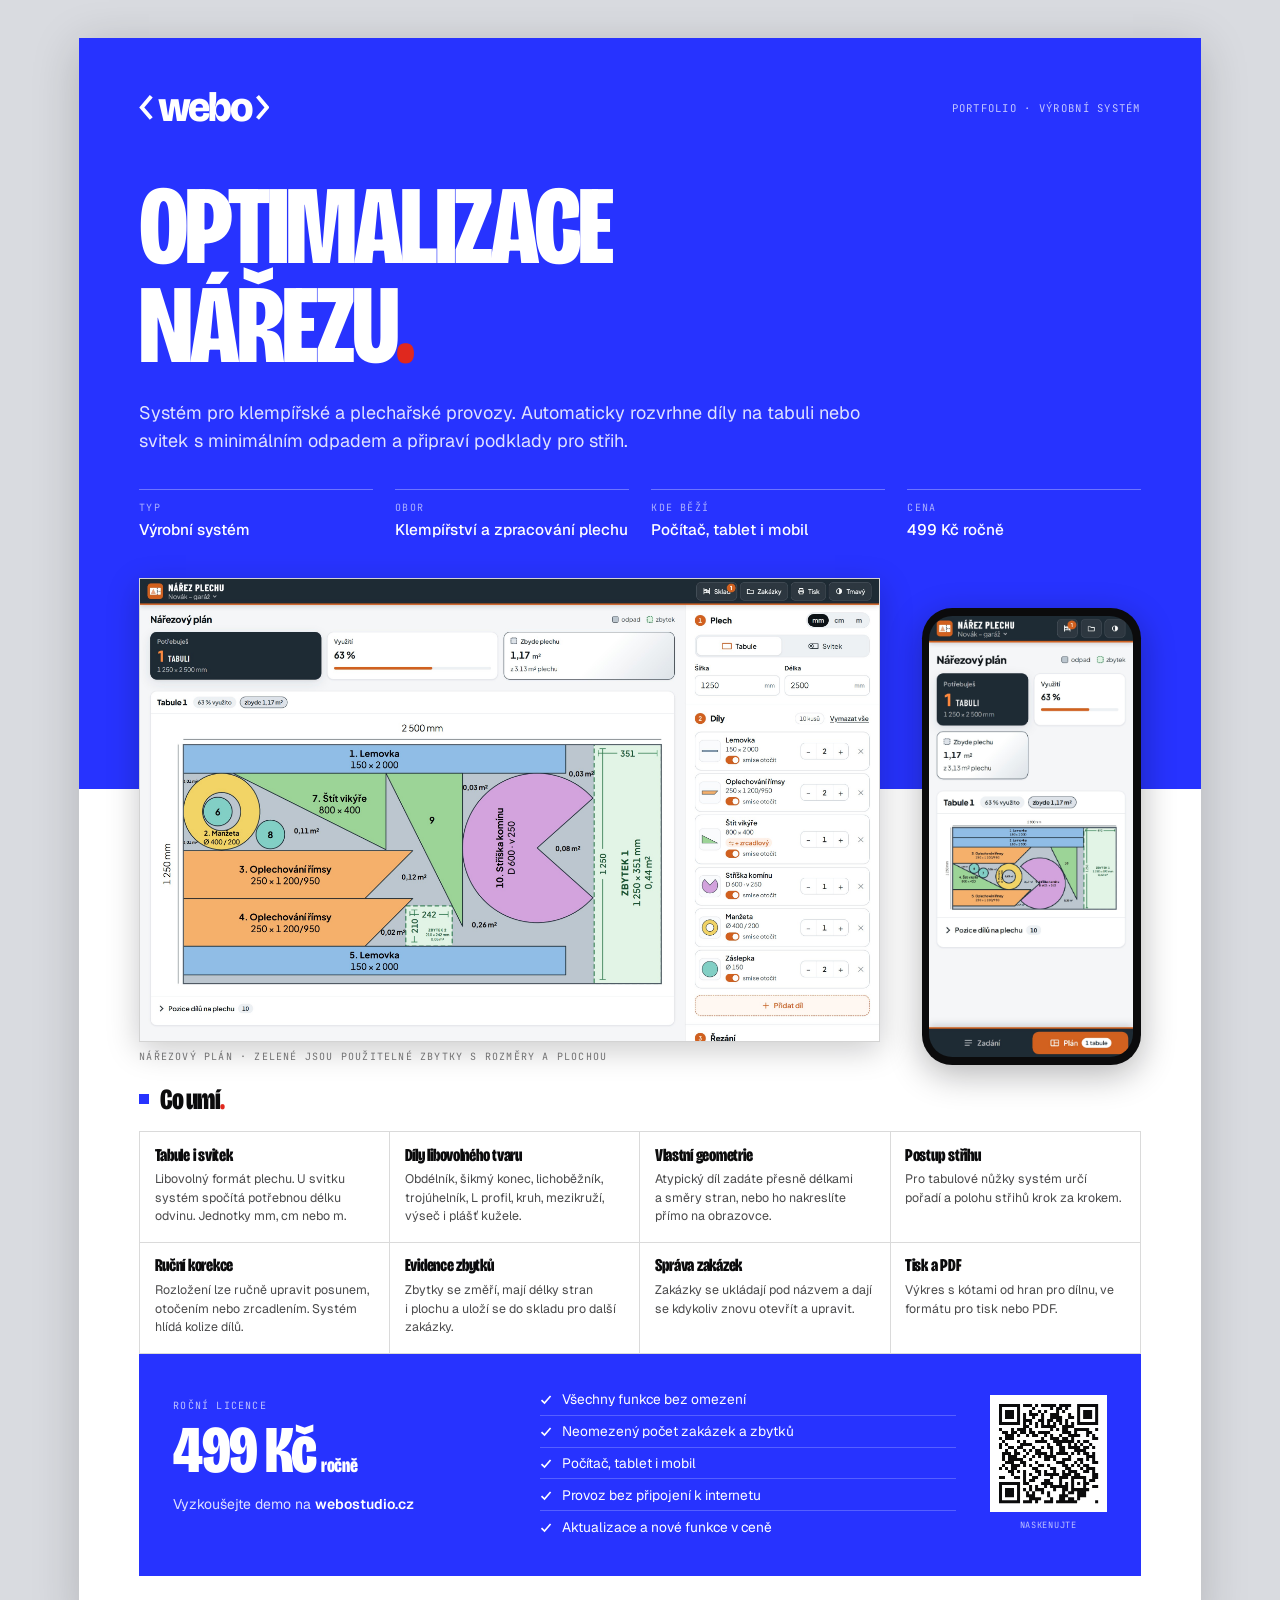
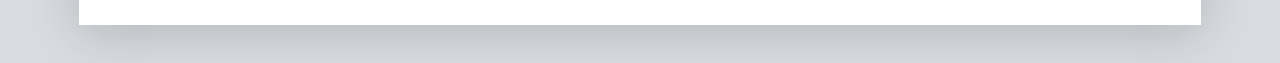
<file: plakat/plakat-webo.html>
<!doctype html>
<html lang="cs">
<head>
<meta charset="utf-8">
<meta name="viewport" content="width=device-width, initial-scale=1">
<title>Optimalizace nářezu – plakát</title>
<link rel="preconnect" href="https://fonts.googleapis.com">
<link rel="preconnect" href="https://fonts.gstatic.com" crossorigin>
<link rel="stylesheet" href="https://fonts.googleapis.com/css2?family=Bricolage+Grotesque:opsz,wdth,wght@12..96,75..100,600..800&family=Geist:wght@400;500;600&family=JetBrains+Mono:wght@400;500&display=swap">
<style>
/* Plakát A3 na výšku (297 × 420 mm) ve stylu webu Webo Studio. Tisk: měřítko 100 %, bez okrajů. */
@page { size: 297mm 420mm; margin: 0; }
:root {
  --blue: #2733ff; --ink: #0b0b0c; --red: #e0281e; --white: #ffffff;
  --display: "Bricolage Grotesque", "Arial Narrow", Arial, sans-serif;
  --sans: "Geist", Arial, Helvetica, sans-serif;
  --mono: "JetBrains Mono", Consolas, monospace;
}
* { box-sizing: border-box; }
html, body { margin: 0; background: #d9dbe0; }
body { font-family: var(--sans); color: var(--ink); -webkit-print-color-adjust: exact; print-color-adjust: exact; }
.page { width: 297mm; height: 420mm; margin: 0 auto; background: #fff; overflow: hidden; display: flex; flex-direction: column; position: relative; }
@media screen and (min-width: 1200px) { .page { margin: 10mm auto; box-shadow: 0 2mm 12mm rgba(11, 11, 12, .18); } }
@media print { html, body { background: none; } .page { margin: 0; box-shadow: none; } }

.display { font-family: var(--display); font-weight: 800; font-variation-settings: "opsz" 96, "wdth" 75; }
.dot { color: var(--red); }
.mono { font-family: var(--mono); text-transform: uppercase; letter-spacing: .12em; }

/* ---------- modrá hlavička ---------- */
.hero { background: var(--blue); color: var(--white); padding: 13mm 16mm 66mm; }
.bar { display: flex; align-items: center; justify-content: space-between; }
.logo { display: inline-flex; align-items: center; gap: .12em; font-size: 31pt; line-height: 1; }
.logo svg { height: .6em; width: auto; }
.logo span { font-family: var(--display); font-weight: 800; font-variation-settings: "wdth" 100, "opsz" 96; letter-spacing: -.05em; }
.bar .mono { font-size: 8pt; color: rgba(255, 255, 255, .72); }
h1 { margin: 13mm 0 0; font-size: 84pt; line-height: .88; letter-spacing: -.025em; text-transform: uppercase; }
.lead { margin: 6.5mm 0 0; max-width: 200mm; font-size: 13.5pt; line-height: 1.55; color: rgba(255, 255, 255, .86); }
.meta { display: grid; grid-template-columns: repeat(4, 1fr); gap: 6mm; margin-top: 9mm; }
.meta div { border-top: .3mm solid rgba(255, 255, 255, .32); padding-top: 3mm; }
.meta .mono { display: block; font-size: 7.5pt; color: rgba(255, 255, 255, .62); margin-bottom: 1.3mm; }
.meta b { font-weight: 500; font-size: 11.5pt; }

/* ---------- snímky přes okraj modré ---------- */
.shots { position: relative; height: 131mm; margin: -56mm 16mm 0; }
.desk { position: absolute; left: 0; top: 0; width: 196mm; border: .3mm solid rgba(11, 11, 12, .18); box-shadow: 0 2mm 8mm rgba(11, 11, 12, .22); background: #fff; }
.phone { position: absolute; right: 0; top: 8mm; width: 58mm; padding: 2mm; border-radius: 8mm; background: var(--ink); box-shadow: 0 2.5mm 9mm rgba(11, 11, 12, .3); }
.desk img, .phone img { display: block; width: 100%; height: auto; }
.phone img { border-radius: 6.2mm; }
.cap { position: absolute; left: 0; top: 125mm; font-size: 7.5pt; color: rgba(11, 11, 12, .55); }

/* ---------- co umí ---------- */
.feat { padding: 9mm 16mm 0; }
.h2 { display: flex; align-items: center; gap: 3mm; margin: 0 0 4.5mm; font-size: 22pt; letter-spacing: -.025em; line-height: 1; }
.h2::before { content: ""; width: 2.6mm; height: 2.6mm; background: var(--blue); flex: none; }
.grid { display: grid; grid-template-columns: repeat(4, 1fr); border-top: .3mm solid rgba(11, 11, 12, .15); border-left: .3mm solid rgba(11, 11, 12, .15); }
.grid div { padding: 3.6mm 3.8mm 4.2mm; border-right: .3mm solid rgba(11, 11, 12, .15); border-bottom: .3mm solid rgba(11, 11, 12, .15); }
.grid h3 { margin: 0 0 1.5mm; font-size: 13.5pt; letter-spacing: -.015em; line-height: 1.05; }
.grid p { margin: 0; font-size: 9.3pt; line-height: 1.5; color: rgba(11, 11, 12, .74); }

/* ---------- licence ---------- */
.lic { margin: auto 16mm 13mm; background: var(--blue); color: var(--white); padding: 8mm 9mm 9mm; display: grid; grid-template-columns: 1fr 1.25fr auto; gap: 0 9mm; align-items: center; }
.lic .mono { display: block; font-size: 7.5pt; color: rgba(255, 255, 255, .7); }
.price { margin-top: 2mm; font-size: 50pt; line-height: .9; letter-spacing: -.025em; }
.price small { font-size: 15pt; letter-spacing: -.01em; margin-left: 1.5mm; }
.lic .web { margin-top: 4mm; font-size: 10.5pt; color: rgba(255, 255, 255, .86); }
.lic .web b { color: #fff; font-weight: 600; }
.lic ul { list-style: none; margin: 0; padding: 0; }
.lic li { display: flex; gap: 2.6mm; align-items: baseline; padding: 1.7mm 0; border-bottom: .3mm solid rgba(255, 255, 255, .22); font-size: 10.3pt; }
.lic li:last-child { border-bottom: 0; }
.lic li svg { width: 3.2mm; height: 3.2mm; flex: none; transform: translateY(.4mm); }
.qr { text-align: center; }
.qr svg { display: block; width: 31mm; height: 31mm; }
.qr .mono { margin-top: 2mm; font-size: 6.5pt; letter-spacing: .08em; }
</style>
</head>
<body>
<div class="page">

  <section class="hero">
    <div class="bar">
      <span class="logo" aria-label="webo">
        <svg viewBox="0 0 10 18" aria-hidden="true" fill="none" stroke="currentColor" stroke-width="2.8" stroke-linecap="square" stroke-linejoin="miter"><path d="M8 2 L2 9 L8 16"/></svg><span>webo</span><svg viewBox="0 0 10 18" aria-hidden="true" fill="none" stroke="currentColor" stroke-width="2.8" stroke-linecap="square" stroke-linejoin="miter"><path d="M2 2 L8 9 L2 16"/></svg>
      </span>
      <span class="mono">Portfolio · výrobní systém</span>
    </div>
    <h1 class="display">Optimalizace<br>nářezu<span class="dot">.</span></h1>
    <p class="lead">Systém pro klempířské a&nbsp;plechařské provozy. Automaticky rozvrhne díly na tabuli nebo svitek s&nbsp;minimálním odpadem a&nbsp;připraví podklady pro střih.</p>
    <div class="meta">
      <div><span class="mono">Typ</span><b>Výrobní systém</b></div>
      <div><span class="mono">Obor</span><b>Klempířství a&nbsp;zpracování plechu</b></div>
      <div><span class="mono">Kde běží</span><b>Počítač, tablet i&nbsp;mobil</b></div>
      <div><span class="mono">Cena</span><b>499 Kč ročně</b></div>
    </div>
  </section>

  <div class="shots" aria-label="Ukázka systému">
    <div class="desk"><img src="img/aplikace-pocitac.jpg" alt="Nářezový plán s rozloženými díly, využitím materiálu a zbytky"></div>
    <div class="phone"><img src="img/aplikace-mobil.jpg" alt="Nářezový plán a zbytky na mobilu"></div>
    <span class="cap mono">Nářezový plán · zelené jsou použitelné zbytky s&nbsp;rozměry a&nbsp;plochou</span>
  </div>

  <section class="feat">
    <h2 class="h2 display"><span>Co umí<span class="dot">.</span></span></h2>
    <div class="grid">
      <div><h3 class="display">Tabule i&nbsp;svitek</h3><p>Libovolný formát plechu. U&nbsp;svitku systém spočítá potřebnou délku odvinu. Jednotky mm, cm nebo m.</p></div>
      <div><h3 class="display">Díly libovolného tvaru</h3><p>Obdélník, šikmý konec, lichoběžník, trojúhelník, L&nbsp;profil, kruh, mezikruží, výseč i&nbsp;plášť kužele.</p></div>
      <div><h3 class="display">Vlastní geometrie</h3><p>Atypický díl zadáte přesně délkami a&nbsp;směry stran, nebo ho nakreslíte přímo na obrazovce.</p></div>
      <div><h3 class="display">Postup střihu</h3><p>Pro tabulové nůžky systém určí pořadí a&nbsp;polohu střihů krok za krokem.</p></div>
      <div><h3 class="display">Ruční korekce</h3><p>Rozložení lze ručně upravit posunem, otočením nebo zrcadlením. Systém hlídá kolize dílů.</p></div>
      <div><h3 class="display">Evidence zbytků</h3><p>Zbytky se změří, mají délky stran i&nbsp;plochu a&nbsp;uloží se do skladu pro další zakázky.</p></div>
      <div><h3 class="display">Správa zakázek</h3><p>Zakázky se ukládají pod názvem a&nbsp;dají se kdykoliv znovu otevřít a&nbsp;upravit.</p></div>
      <div><h3 class="display">Tisk a&nbsp;PDF</h3><p>Výkres s&nbsp;kótami od hran pro dílnu, ve formátu pro tisk nebo PDF.</p></div>
    </div>
  </section>

  <section class="lic">
    <div>
      <span class="mono">Roční licence</span>
      <div class="price display">499 Kč<small>ročně</small></div>
      <p class="web">Vyzkoušejte demo na <b>webostudio.cz</b></p>
    </div>
    <ul>
      <li><svg viewBox="0 0 12 12" aria-hidden="true"><path d="M1.5 6.5l3 3 6-7" fill="none" stroke="#fff" stroke-width="1.6"/></svg>Všechny funkce bez omezení</li>
      <li><svg viewBox="0 0 12 12" aria-hidden="true"><path d="M1.5 6.5l3 3 6-7" fill="none" stroke="#fff" stroke-width="1.6"/></svg>Neomezený počet zakázek a&nbsp;zbytků</li>
      <li><svg viewBox="0 0 12 12" aria-hidden="true"><path d="M1.5 6.5l3 3 6-7" fill="none" stroke="#fff" stroke-width="1.6"/></svg>Počítač, tablet i&nbsp;mobil</li>
      <li><svg viewBox="0 0 12 12" aria-hidden="true"><path d="M1.5 6.5l3 3 6-7" fill="none" stroke="#fff" stroke-width="1.6"/></svg>Provoz bez připojení k&nbsp;internetu</li>
      <li><svg viewBox="0 0 12 12" aria-hidden="true"><path d="M1.5 6.5l3 3 6-7" fill="none" stroke="#fff" stroke-width="1.6"/></svg>Aktualizace a&nbsp;nové funkce v&nbsp;ceně</li>
    </ul>
    <div class="qr">
      <svg viewBox="-3 -3 39 39" role="img" aria-label="QR kód s odkazem na stránku systému"><rect x="-3" y="-3" width="39" height="39" fill="#fff"/><path fill="#0b0b0c" d="M0 0h1v1h-1zM1 0h1v1h-1zM2 0h1v1h-1zM3 0h1v1h-1zM4 0h1v1h-1zM5 0h1v1h-1zM6 0h1v1h-1zM8 0h1v1h-1zM9 0h1v1h-1zM10 0h1v1h-1zM12 0h1v1h-1zM14 0h1v1h-1zM15 0h1v1h-1zM16 0h1v1h-1zM17 0h1v1h-1zM18 0h1v1h-1zM20 0h1v1h-1zM21 0h1v1h-1zM22 0h1v1h-1zM23 0h1v1h-1zM26 0h1v1h-1zM27 0h1v1h-1zM28 0h1v1h-1zM29 0h1v1h-1zM30 0h1v1h-1zM31 0h1v1h-1zM32 0h1v1h-1zM0 1h1v1h-1zM6 1h1v1h-1zM11 1h1v1h-1zM17 1h1v1h-1zM19 1h1v1h-1zM20 1h1v1h-1zM22 1h1v1h-1zM26 1h1v1h-1zM32 1h1v1h-1zM0 2h1v1h-1zM2 2h1v1h-1zM3 2h1v1h-1zM4 2h1v1h-1zM6 2h1v1h-1zM10 2h1v1h-1zM13 2h1v1h-1zM15 2h1v1h-1zM19 2h1v1h-1zM21 2h1v1h-1zM26 2h1v1h-1zM28 2h1v1h-1zM29 2h1v1h-1zM30 2h1v1h-1zM32 2h1v1h-1zM0 3h1v1h-1zM2 3h1v1h-1zM3 3h1v1h-1zM4 3h1v1h-1zM6 3h1v1h-1zM8 3h1v1h-1zM10 3h1v1h-1zM11 3h1v1h-1zM12 3h1v1h-1zM14 3h1v1h-1zM17 3h1v1h-1zM18 3h1v1h-1zM19 3h1v1h-1zM23 3h1v1h-1zM26 3h1v1h-1zM28 3h1v1h-1zM29 3h1v1h-1zM30 3h1v1h-1zM32 3h1v1h-1zM0 4h1v1h-1zM2 4h1v1h-1zM3 4h1v1h-1zM4 4h1v1h-1zM6 4h1v1h-1zM8 4h1v1h-1zM11 4h1v1h-1zM14 4h1v1h-1zM17 4h1v1h-1zM18 4h1v1h-1zM19 4h1v1h-1zM20 4h1v1h-1zM23 4h1v1h-1zM24 4h1v1h-1zM26 4h1v1h-1zM28 4h1v1h-1zM29 4h1v1h-1zM30 4h1v1h-1zM32 4h1v1h-1zM0 5h1v1h-1zM6 5h1v1h-1zM8 5h1v1h-1zM9 5h1v1h-1zM10 5h1v1h-1zM13 5h1v1h-1zM14 5h1v1h-1zM16 5h1v1h-1zM17 5h1v1h-1zM19 5h1v1h-1zM20 5h1v1h-1zM22 5h1v1h-1zM26 5h1v1h-1zM32 5h1v1h-1zM0 6h1v1h-1zM1 6h1v1h-1zM2 6h1v1h-1zM3 6h1v1h-1zM4 6h1v1h-1zM5 6h1v1h-1zM6 6h1v1h-1zM8 6h1v1h-1zM10 6h1v1h-1zM12 6h1v1h-1zM14 6h1v1h-1zM16 6h1v1h-1zM18 6h1v1h-1zM20 6h1v1h-1zM22 6h1v1h-1zM24 6h1v1h-1zM26 6h1v1h-1zM27 6h1v1h-1zM28 6h1v1h-1zM29 6h1v1h-1zM30 6h1v1h-1zM31 6h1v1h-1zM32 6h1v1h-1zM8 7h1v1h-1zM9 7h1v1h-1zM12 7h1v1h-1zM14 7h1v1h-1zM15 7h1v1h-1zM16 7h1v1h-1zM17 7h1v1h-1zM18 7h1v1h-1zM21 7h1v1h-1zM22 7h1v1h-1zM23 7h1v1h-1zM24 7h1v1h-1zM0 8h1v1h-1zM4 8h1v1h-1zM6 8h1v1h-1zM7 8h1v1h-1zM8 8h1v1h-1zM10 8h1v1h-1zM17 8h1v1h-1zM19 8h1v1h-1zM21 8h1v1h-1zM22 8h1v1h-1zM25 8h1v1h-1zM26 8h1v1h-1zM27 8h1v1h-1zM28 8h1v1h-1zM29 8h1v1h-1zM32 8h1v1h-1zM1 9h1v1h-1zM2 9h1v1h-1zM4 9h1v1h-1zM5 9h1v1h-1zM7 9h1v1h-1zM8 9h1v1h-1zM10 9h1v1h-1zM11 9h1v1h-1zM13 9h1v1h-1zM14 9h1v1h-1zM15 9h1v1h-1zM16 9h1v1h-1zM21 9h1v1h-1zM22 9h1v1h-1zM23 9h1v1h-1zM25 9h1v1h-1zM29 9h1v1h-1zM30 9h1v1h-1zM2 10h1v1h-1zM3 10h1v1h-1zM4 10h1v1h-1zM6 10h1v1h-1zM9 10h1v1h-1zM11 10h1v1h-1zM12 10h1v1h-1zM15 10h1v1h-1zM17 10h1v1h-1zM20 10h1v1h-1zM23 10h1v1h-1zM24 10h1v1h-1zM25 10h1v1h-1zM26 10h1v1h-1zM29 10h1v1h-1zM31 10h1v1h-1zM0 11h1v1h-1zM2 11h1v1h-1zM3 11h1v1h-1zM4 11h1v1h-1zM14 11h1v1h-1zM17 11h1v1h-1zM18 11h1v1h-1zM19 11h1v1h-1zM21 11h1v1h-1zM22 11h1v1h-1zM24 11h1v1h-1zM31 11h1v1h-1zM32 11h1v1h-1zM1 12h1v1h-1zM6 12h1v1h-1zM8 12h1v1h-1zM12 12h1v1h-1zM13 12h1v1h-1zM14 12h1v1h-1zM15 12h1v1h-1zM18 12h1v1h-1zM19 12h1v1h-1zM20 12h1v1h-1zM21 12h1v1h-1zM22 12h1v1h-1zM23 12h1v1h-1zM24 12h1v1h-1zM26 12h1v1h-1zM28 12h1v1h-1zM29 12h1v1h-1zM0 13h1v1h-1zM2 13h1v1h-1zM7 13h1v1h-1zM8 13h1v1h-1zM9 13h1v1h-1zM10 13h1v1h-1zM16 13h1v1h-1zM19 13h1v1h-1zM20 13h1v1h-1zM23 13h1v1h-1zM25 13h1v1h-1zM27 13h1v1h-1zM30 13h1v1h-1zM0 14h1v1h-1zM3 14h1v1h-1zM4 14h1v1h-1zM6 14h1v1h-1zM7 14h1v1h-1zM11 14h1v1h-1zM14 14h1v1h-1zM16 14h1v1h-1zM17 14h1v1h-1zM20 14h1v1h-1zM21 14h1v1h-1zM23 14h1v1h-1zM24 14h1v1h-1zM25 14h1v1h-1zM26 14h1v1h-1zM28 14h1v1h-1zM29 14h1v1h-1zM31 14h1v1h-1zM2 15h1v1h-1zM5 15h1v1h-1zM8 15h1v1h-1zM10 15h1v1h-1zM12 15h1v1h-1zM13 15h1v1h-1zM17 15h1v1h-1zM20 15h1v1h-1zM21 15h1v1h-1zM25 15h1v1h-1zM26 15h1v1h-1zM27 15h1v1h-1zM28 15h1v1h-1zM1 16h1v1h-1zM2 16h1v1h-1zM3 16h1v1h-1zM5 16h1v1h-1zM6 16h1v1h-1zM9 16h1v1h-1zM12 16h1v1h-1zM13 16h1v1h-1zM14 16h1v1h-1zM15 16h1v1h-1zM17 16h1v1h-1zM19 16h1v1h-1zM20 16h1v1h-1zM21 16h1v1h-1zM22 16h1v1h-1zM24 16h1v1h-1zM26 16h1v1h-1zM28 16h1v1h-1zM29 16h1v1h-1zM31 16h1v1h-1zM1 17h1v1h-1zM3 17h1v1h-1zM4 17h1v1h-1zM5 17h1v1h-1zM8 17h1v1h-1zM11 17h1v1h-1zM13 17h1v1h-1zM15 17h1v1h-1zM16 17h1v1h-1zM17 17h1v1h-1zM18 17h1v1h-1zM23 17h1v1h-1zM29 17h1v1h-1zM30 17h1v1h-1zM31 17h1v1h-1zM1 18h1v1h-1zM3 18h1v1h-1zM4 18h1v1h-1zM5 18h1v1h-1zM6 18h1v1h-1zM7 18h1v1h-1zM10 18h1v1h-1zM15 18h1v1h-1zM16 18h1v1h-1zM18 18h1v1h-1zM21 18h1v1h-1zM22 18h1v1h-1zM23 18h1v1h-1zM26 18h1v1h-1zM27 18h1v1h-1zM29 18h1v1h-1zM31 18h1v1h-1zM2 19h1v1h-1zM3 19h1v1h-1zM4 19h1v1h-1zM7 19h1v1h-1zM8 19h1v1h-1zM12 19h1v1h-1zM19 19h1v1h-1zM20 19h1v1h-1zM21 19h1v1h-1zM25 19h1v1h-1zM27 19h1v1h-1zM31 19h1v1h-1zM32 19h1v1h-1zM1 20h1v1h-1zM4 20h1v1h-1zM5 20h1v1h-1zM6 20h1v1h-1zM8 20h1v1h-1zM10 20h1v1h-1zM13 20h1v1h-1zM14 20h1v1h-1zM16 20h1v1h-1zM21 20h1v1h-1zM22 20h1v1h-1zM24 20h1v1h-1zM26 20h1v1h-1zM28 20h1v1h-1zM29 20h1v1h-1zM0 21h1v1h-1zM2 21h1v1h-1zM4 21h1v1h-1zM5 21h1v1h-1zM11 21h1v1h-1zM12 21h1v1h-1zM17 21h1v1h-1zM18 21h1v1h-1zM22 21h1v1h-1zM23 21h1v1h-1zM27 21h1v1h-1zM29 21h1v1h-1zM30 21h1v1h-1zM31 21h1v1h-1zM3 22h1v1h-1zM4 22h1v1h-1zM6 22h1v1h-1zM8 22h1v1h-1zM12 22h1v1h-1zM13 22h1v1h-1zM15 22h1v1h-1zM18 22h1v1h-1zM21 22h1v1h-1zM23 22h1v1h-1zM24 22h1v1h-1zM25 22h1v1h-1zM28 22h1v1h-1zM29 22h1v1h-1zM31 22h1v1h-1zM4 23h1v1h-1zM8 23h1v1h-1zM10 23h1v1h-1zM13 23h1v1h-1zM15 23h1v1h-1zM16 23h1v1h-1zM17 23h1v1h-1zM18 23h1v1h-1zM19 23h1v1h-1zM21 23h1v1h-1zM22 23h1v1h-1zM23 23h1v1h-1zM25 23h1v1h-1zM26 23h1v1h-1zM31 23h1v1h-1zM32 23h1v1h-1zM0 24h1v1h-1zM1 24h1v1h-1zM5 24h1v1h-1zM6 24h1v1h-1zM8 24h1v1h-1zM11 24h1v1h-1zM12 24h1v1h-1zM17 24h1v1h-1zM20 24h1v1h-1zM21 24h1v1h-1zM22 24h1v1h-1zM24 24h1v1h-1zM25 24h1v1h-1zM26 24h1v1h-1zM27 24h1v1h-1zM28 24h1v1h-1zM31 24h1v1h-1zM32 24h1v1h-1zM8 25h1v1h-1zM10 25h1v1h-1zM11 25h1v1h-1zM15 25h1v1h-1zM16 25h1v1h-1zM20 25h1v1h-1zM24 25h1v1h-1zM28 25h1v1h-1zM30 25h1v1h-1zM31 25h1v1h-1zM0 26h1v1h-1zM1 26h1v1h-1zM2 26h1v1h-1zM3 26h1v1h-1zM4 26h1v1h-1zM5 26h1v1h-1zM6 26h1v1h-1zM8 26h1v1h-1zM9 26h1v1h-1zM14 26h1v1h-1zM15 26h1v1h-1zM16 26h1v1h-1zM17 26h1v1h-1zM20 26h1v1h-1zM22 26h1v1h-1zM24 26h1v1h-1zM26 26h1v1h-1zM28 26h1v1h-1zM29 26h1v1h-1zM0 27h1v1h-1zM6 27h1v1h-1zM10 27h1v1h-1zM12 27h1v1h-1zM15 27h1v1h-1zM17 27h1v1h-1zM18 27h1v1h-1zM19 27h1v1h-1zM20 27h1v1h-1zM21 27h1v1h-1zM22 27h1v1h-1zM24 27h1v1h-1zM28 27h1v1h-1zM31 27h1v1h-1zM32 27h1v1h-1zM0 28h1v1h-1zM2 28h1v1h-1zM3 28h1v1h-1zM4 28h1v1h-1zM6 28h1v1h-1zM8 28h1v1h-1zM10 28h1v1h-1zM12 28h1v1h-1zM13 28h1v1h-1zM14 28h1v1h-1zM18 28h1v1h-1zM21 28h1v1h-1zM22 28h1v1h-1zM24 28h1v1h-1zM25 28h1v1h-1zM26 28h1v1h-1zM27 28h1v1h-1zM28 28h1v1h-1zM29 28h1v1h-1zM0 29h1v1h-1zM2 29h1v1h-1zM3 29h1v1h-1zM4 29h1v1h-1zM6 29h1v1h-1zM9 29h1v1h-1zM11 29h1v1h-1zM14 29h1v1h-1zM16 29h1v1h-1zM21 29h1v1h-1zM23 29h1v1h-1zM24 29h1v1h-1zM26 29h1v1h-1zM27 29h1v1h-1zM28 29h1v1h-1zM0 30h1v1h-1zM2 30h1v1h-1zM3 30h1v1h-1zM4 30h1v1h-1zM6 30h1v1h-1zM9 30h1v1h-1zM10 30h1v1h-1zM11 30h1v1h-1zM16 30h1v1h-1zM20 30h1v1h-1zM21 30h1v1h-1zM22 30h1v1h-1zM26 30h1v1h-1zM27 30h1v1h-1zM28 30h1v1h-1zM0 31h1v1h-1zM6 31h1v1h-1zM10 31h1v1h-1zM11 31h1v1h-1zM12 31h1v1h-1zM13 31h1v1h-1zM17 31h1v1h-1zM20 31h1v1h-1zM21 31h1v1h-1zM23 31h1v1h-1zM24 31h1v1h-1zM26 31h1v1h-1zM0 32h1v1h-1zM1 32h1v1h-1zM2 32h1v1h-1zM3 32h1v1h-1zM4 32h1v1h-1zM5 32h1v1h-1zM6 32h1v1h-1zM8 32h1v1h-1zM9 32h1v1h-1zM10 32h1v1h-1zM12 32h1v1h-1zM15 32h1v1h-1zM16 32h1v1h-1zM17 32h1v1h-1zM19 32h1v1h-1zM20 32h1v1h-1zM21 32h1v1h-1zM22 32h1v1h-1zM23 32h1v1h-1zM24 32h1v1h-1zM25 32h1v1h-1zM32 32h1v1h-1z"/></svg>
      <span class="mono">Naskenujte</span>
    </div>
  </section>

</div>
</body>
</html>
</file>
<file: css/app.css>
/* Nářez plechu – vzhled.
   Rozvržení: pracovní plocha jako v CAD – horní lišta, vlevo velké plátno s plánem, vpravo pevný panel se zadáním.
   Na mobilu dole záložky Zadání / Plán.
   Barvy: VŽDY SVĚTLÉ (nezávisle na tmavém režimu Windows/telefonu) – bílá, světle šedá, antracit a oranžový akcent.
   Tmavý režim jen na vyžádání tlačítkem (data-theme="dark"). */
:root {
  --bg: #f4f6f8;          /* plátno */
  --side: #eceff2;        /* podklad panelu se zadáním */
  --panel: #ffffff;       /* panely a karty */
  --field: #ffffff;       /* pole formulářů */
  --track: #eef1f4;       /* podklad přepínačů */
  --ink: #0d1216;         /* skoro černá – dobře čitelná */
  --muted: #2b353c;       /* doplňkový text, pořád tmavý */
  --faint: #5c6870;
  --line: #e6eaee;
  --line-2: #d3dae0;
  --paper: #fafbfc;       /* podklad výkresu */
  --sheet: #e8edf1;
  --hatch: #c6d0d7;
  --accent: #d2601f;      /* oranžová */
  --accent-2: #b4501a;
  --accent-soft: #fff1e8;
  --on-accent: #ffffff;
  --danger: #c0352b; --danger-soft: #fdecea;
  --ok: #2e8a55;
  --scrim: rgba(30, 42, 51, .38);
  --sh-1: 0 1px 3px rgba(30, 42, 51, .07), 0 1px 1px rgba(30, 42, 51, .03);
  --sh-2: 0 7px 25px rgba(30, 42, 51, .09), 0 2px 5.5px rgba(30, 42, 51, .05);
  --sh-3: 0 18px 54px rgba(30, 42, 51, .22);
  --p0: #8fbde6; --p1: #f5b16c; --p2: #9cd497; --p3: #d2a3dc; --p4: #f2d466; --p5: #82cfc6; --p6: #ef9c90; --p7: #b1a6ec;
  --pstroke: #22303a;
  --steel: #bcc6ce; --steel-off: #dde3e8; --steel-edge: #4f5c67;
  --off: #e2f4e6; --off-edge: #2b7a4b; --off-ink: #17502f;  /* zbytek = použitelný plech */
  --f-display: "Barlow Condensed", "Arial Narrow", Arial, sans-serif;
  --f-body: "Plus Jakarta Sans", system-ui, -apple-system, "Segoe UI", Roboto, sans-serif;
  --f-mono: "Plus Jakarta Sans", system-ui, -apple-system, "Segoe UI", Roboto, sans-serif;
  --r: 12.5px; --r-s: 9px;
  --bar: 50.5px;
  --dark: #1f2b34; --dark-2: #2b3843; --dark-line: rgba(255, 255, 255, .14); --on-dark: #ffffff; --on-dark-2: rgba(255, 255, 255, .68); --accent-hi: #ff8a3d;
  color-scheme: light;
}
:root[data-theme="dark"] {
  --bg: #0e1316; --side: #0b0f12; --panel: #161d21; --field: #10161a; --track: #0d1215; --ink: #e4eaee; --muted: #9aa7b0; --faint: #6c7a83;
  --line: #242e34; --line-2: #33414a; --paper: #12191d; --sheet: #233038; --hatch: #36444d;
  --accent: #e58b58; --accent-2: #f0a275; --accent-soft: #33241b; --on-accent: #1b120c;
  --danger: #ff8f80; --danger-soft: #3a1f1b; --ok: #7fcf9b; --scrim: rgba(0, 0, 0, .62);
  --sh-1: 0 1px 2px rgba(0, 0, 0, .4); --sh-2: 0 5.5px 21.5px rgba(0, 0, 0, .45); --sh-3: 0 16px 54px rgba(0, 0, 0, .6);
  --p0: #2a4860; --p1: #57432f; --p2: #324f39; --p3: #4d384e; --p4: #534e2a; --p5: #2a504f; --p6: #573632; --p7: #3c385c;
  --pstroke: #c4d0d6; color-scheme: dark;
  --steel: #3b4752; --steel-off: #2b353e; --steel-edge: #a3afb8;
  --off: #1d3828; --off-edge: #7fcf9b; --off-ink: #b4e8c6;
}

* { box-sizing: border-box; }
html { -webkit-text-size-adjust: 100%; }
body { margin: 0; background: var(--bg); color: var(--ink); font-family: var(--f-body); font-size: 13.5px; line-height: 1.5; -webkit-font-smoothing: antialiased; font-variant-numeric: tabular-nums; }
body.noscroll { overflow: hidden; }
[hidden] { display: none !important; }
button { font: inherit; color: inherit; }
.mono { font-family: var(--f-mono); white-space: nowrap; font-variant-numeric: tabular-nums; }
.ico { fill: none; stroke: currentColor; stroke-width: 1.7; stroke-linecap: round; stroke-linejoin: round; }
.ico-f { fill: currentColor; }
:focus-visible { outline: 3px solid color-mix(in srgb, var(--accent) 55%, transparent); outline-offset: 2px; }

.filewarn { background: var(--danger-soft); color: var(--ink); border-bottom: 1px solid var(--danger); padding: 9px 14.5px; font-size: 12.5px; text-align: center; }

/* ---------- horní lišta ---------- */
.appbar {
  position: sticky; top: 0; z-index: 30; height: calc(var(--bar) + env(safe-area-inset-top, 0px));
  padding: env(safe-area-inset-top, 0px) max(14.5px, env(safe-area-inset-right, 0px)) 0 max(14.5px, env(safe-area-inset-left, 0px));
  display: flex; align-items: center; justify-content: space-between; gap: 11px;
  background: var(--dark); color: var(--on-dark); border-bottom: 3px solid var(--accent); box-shadow: 0 2px 9px rgba(16, 24, 30, .18);
}
.brand { display: flex; align-items: center; gap: 10px; min-width: 0; }
.logo { width: 30.5px; height: 30.5px; flex: none; }
.lg-bg { fill: var(--accent); }
.lg-s { fill: #ffffff; }
.lg-p { fill: var(--accent); opacity: .55; }
.lg-c { fill: none; stroke: #1f2b34; stroke-width: 1.8; stroke-dasharray: 3 2; }
.brand-t { display: grid; min-width: 0; line-height: 1.1; }
.brand-n { font-family: var(--f-display); font-weight: 700; font-size: 19px; letter-spacing: .04em; text-transform: uppercase; color: var(--on-dark); }
.jobchip { display: inline-flex; align-items: center; gap: 4px; border: 0; background: none; padding: 0; cursor: pointer; color: var(--on-dark-2); font-size: 12.5px; max-width: 46vw; }
.jobchip span { overflow: hidden; text-overflow: ellipsis; white-space: nowrap; }
.jobchip svg { width: 11px; height: 11px; flex: none; }
.jobchip:hover { color: var(--on-dark); }
.hbtns { display: flex; gap: 5.5px; flex: none; }
.hbtn { display: inline-flex; align-items: center; gap: 6.5px; height: 36px; min-width: 36px; justify-content: center; padding: 0 11.5px; border-radius: var(--r-s); border: 1px solid var(--line); background: var(--panel); color: var(--ink); cursor: pointer; font-weight: 500; font-size: 12px; transition: background .15s, border-color .15s; }
.hbtn svg { width: 15.5px; height: 15.5px; }
.hbtn.icon { padding: 0; font-size: 20px; line-height: 1; }
#btnTheme { padding: 0 11.5px; }
.hbtn:hover { background: var(--field); border-color: var(--line-2); }
.appbar .hbtn { background: rgba(255, 255, 255, .06); border-color: var(--dark-line); color: var(--on-dark); }
.appbar .hbtn:hover { background: rgba(255, 255, 255, .14); border-color: rgba(255, 255, 255, .3); }
.appbar #btnInstall { background: var(--accent); border-color: var(--accent); }
.hbtn:disabled { opacity: .35; cursor: default; }
@media (max-width: 720px) { .hbtn:not(.icon) span { display: none; } .hbtn:not(.icon) { padding: 0; width: 40px; } #btnPrint { display: none; } }

/* ---------- rozvržení ---------- */
.layout { display: grid; grid-template-columns: minmax(0, 1fr); min-height: calc(100vh - var(--bar)); }
.side { background: var(--panel); min-width: 0; }
.main { min-width: 0; padding: 18px max(14.5px, env(safe-area-inset-right, 0px)) 25px max(14.5px, env(safe-area-inset-left, 0px)); }
.main-in { max-width: 1116px; margin: 0 auto; display: grid; gap: 11px; }
@media (min-width: 980px) {
  .layout { grid-template-columns: minmax(0, 1fr) 342px; }
  .side { order: 2; position: sticky; top: var(--bar); height: calc(100vh - var(--bar)); overflow: auto; border-left: 1px solid var(--line); scrollbar-width: thin; }
  .main { padding: 14.5px 20px 27px; }
  .tabbar { display: none !important; }
}
@media (min-width: 1360px) {
  .layout { grid-template-columns: minmax(0, 1fr) 378px; }
}
@media (max-width: 979.98px) {
  .layout[data-view="input"] .main, .layout[data-view="plan"] .side { display: none; }
  .layout { padding-bottom: calc(56px + env(safe-area-inset-bottom, 0px)); min-height: 0; }
  .side { padding-bottom: 7px; }
}

/* ---------- panel se zadáním ---------- */
.sec { padding: 14.5px max(18px, env(safe-area-inset-left, 0px)) 16px; border-bottom: 1px solid var(--line); display: grid; gap: 12.5px; }
.sec:last-child { border-bottom: 0; }
@media (max-width: 979.98px) { .sec { padding-left: max(16px, env(safe-area-inset-left, 0px)); padding-right: max(16px, env(safe-area-inset-right, 0px)); } }
.sec-h { display: flex; align-items: center; gap: 9px; }
.sec-h h2 { margin: 0; font-size: 15.5px; font-weight: 800; letter-spacing: -.01em; }
.sec-h .n { width: 21.5px; height: 21.5px; border-radius: 50%; display: inline-grid; place-items: center; font-family: var(--f-mono); font-size: 11.5px; font-weight: 600; background: var(--accent); color: var(--on-accent); }
.sec-meta { margin-left: auto; font-family: var(--f-mono); font-size: 11px; color: var(--muted); background: var(--field); border: 1px solid var(--line); padding: 2px 8px; border-radius: 899px; }
.sec-meta:empty { display: none; }
.clr { border: 0; background: none; padding: 4px 2px; cursor: pointer; font-size: 12.5px; font-weight: 600; color: var(--muted); text-decoration: underline; text-underline-offset: 2px; }
.clr:hover { color: var(--danger); }

/* jednotky mm / cm / m */
.units { margin-left: auto; display: inline-flex; padding: 2px; gap: 2px; border-radius: 899px; background: var(--track); border: 1px solid var(--line); }
.units button { border: 0; background: transparent; min-width: 36px; height: 25px; padding: 0 9px; border-radius: 899px; cursor: pointer; font-size: 12.5px; font-weight: 600; color: var(--muted); transition: background .15s, color .15s; }
.units button:hover { color: var(--ink); }
.units button[aria-checked="true"] { background: var(--ink); color: var(--panel); }

/* přepínač (segment) */
.seg { display: grid; grid-template-columns: 1fr 1fr; gap: 3px; padding: 3px; border-radius: var(--r); background: var(--track); border: 1px solid var(--line); }
.seg input { position: absolute; opacity: 0; pointer-events: none; }
.seg label { display: flex; align-items: center; justify-content: center; gap: 7px; min-height: 36px; padding: 5px 9px; border-radius: var(--r-s); cursor: pointer; font-weight: 500; font-size: 13px; color: var(--muted); transition: background .15s, color .15s, box-shadow .15s; }
.seg label svg { width: 20px; height: 13.5px; flex: none; }
.seg label:hover { color: var(--ink); }
.seg input:checked + label { background: var(--panel); color: var(--ink); box-shadow: var(--sh-1), 0 0 0 1px var(--line); font-weight: 600; }
.seg input:checked + label svg { color: var(--accent); }
.seg input:focus-visible + label { outline: 3px solid color-mix(in srgb, var(--accent) 55%, transparent); outline-offset: 1px; }

/* pole */
.row2 { display: grid; grid-template-columns: 1fr 1fr; gap: 9px; }
.field { display: grid; gap: 5px; min-width: 0; align-content: start; }
.field > label, .lbl { font-size: 11.5px; color: var(--ink); font-weight: 600; letter-spacing: .01em; }
.inp { position: relative; }
.inp > span { position: absolute; right: 10px; top: 50%; transform: translateY(-50%); color: var(--faint); font-size: 11px; pointer-events: none; font-family: var(--f-mono); }
input[type=text] { width: 100%; font: inherit; font-family: var(--f-mono); font-size: 14.5px; padding: 7px 36px 7px 11px; min-height: 39.5px; border: 1px solid var(--line-2); border-radius: var(--r-s); background: var(--field); color: var(--ink); transition: border-color .15s, box-shadow .15s, background .15s; }
input[type=text]::placeholder { color: var(--faint); }
input[type=text].plain { padding-right: 11px; font-family: var(--f-body); }
input[type=text]:hover { border-color: var(--faint); }
input[type=text]:focus { outline: none; border-color: var(--accent); background: var(--panel); box-shadow: 0 0 0 3px color-mix(in srgb, var(--accent) 22%, transparent); }
input[type=text].bad { border-color: var(--danger); background: var(--danger-soft); }
.kerf { max-width: 180px; }

.presets { display: flex; align-items: center; gap: 7px; flex-wrap: wrap; }
.presets-l { font-size: 12px; color: var(--muted); }
.chips { display: flex; flex-wrap: wrap; gap: 5.5px; }
.chip { font-family: var(--f-mono); font-size: 12px; padding: 5.5px 11.5px; min-height: 34px; border: 1px solid var(--line); background: var(--panel); color: var(--muted); border-radius: 899px; cursor: pointer; transition: all .15s; }
.chip:hover { border-color: var(--line-2); color: var(--ink); }
.chip[aria-pressed="true"] { border-color: var(--accent); color: var(--accent); background: var(--accent-soft); font-weight: 600; }

.hint { font-size: 12.5px; color: var(--muted); margin: 0; }
.hint b { color: var(--ink); font-weight: 600; }
.note { font-size: 11.5px; background: var(--accent-soft); color: var(--ink); border-radius: var(--r-s); padding: 8px 11px; margin: 0; display: flex; justify-content: space-between; align-items: center; gap: 9px; flex-wrap: wrap; }
.link { background: none; border: none; padding: 0; color: var(--accent); text-decoration: underline; text-underline-offset: 2px; cursor: pointer; font-weight: 600; justify-self: start; }
.eq { font-family: var(--f-mono); font-size: 11px; color: var(--accent); }
.eq:empty { display: none; }
.err { margin: 0; color: var(--danger); font-weight: 600; font-size: 12.5px; }

/* přepínač zap/vyp */
.switch { display: inline-flex; align-items: center; gap: 8px; cursor: pointer; user-select: none; font-size: 12.5px; min-height: 32.5px; }
.switch input { position: absolute; opacity: 0; pointer-events: none; }
.switch i { width: 32.5px; height: 19px; border-radius: 899px; background: var(--line-2); position: relative; flex: none; transition: background .15s; }
.switch i::after { content: ""; position: absolute; top: 2.5px; left: 2.5px; width: 14.5px; height: 14.5px; border-radius: 50%; background: var(--panel); box-shadow: var(--sh-1); transition: transform .15s; }
.switch input:checked + i { background: var(--accent); }
.switch input:checked + i::after { transform: translateX(13.5px); }
.switch input:focus-visible + i { outline: 3px solid color-mix(in srgb, var(--accent) 55%, transparent); outline-offset: 2px; }
.switch.sm { font-size: 11px; color: var(--muted); min-height: 25px; gap: 6.5px; }
.switch.sm i { width: 27px; height: 16px; }
.switch.sm i::after { width: 11.5px; height: 11.5px; }
.switch.sm input:checked + i::after { transform: translateX(11px); }

/* tlačítka */
.btnrow { display: flex; flex-wrap: wrap; gap: 7px; }
.btn { font-weight: 600; font-size: 13px; padding: 8px 14.5px; min-height: 38px; border-radius: var(--r-s); border: 1px solid var(--ink); background: var(--ink); color: var(--panel); cursor: pointer; display: inline-flex; align-items: center; justify-content: center; gap: 7px; transition: background .15s, border-color .15s, transform .05s; }
.btn:active { transform: translateY(1px); }
.btn svg { width: 15.5px; height: 15.5px; }
.btn.sm { min-height: 32.5px; padding: 5.5px 11px; font-size: 12px; }
.btn.primary { background: var(--accent); border-color: var(--accent); color: var(--on-accent); box-shadow: var(--sh-1); }
.btn.primary:hover { background: var(--accent-2); border-color: var(--accent-2); }
.btn.ghost { background: var(--panel); color: var(--ink); border-color: var(--line-2); }
.btn.ghost:hover { background: var(--field); }
.btn.danger { color: var(--danger); }
.btn:disabled { opacity: .4; cursor: default; }
.del { width: 32.5px; height: 32.5px; border: 1px solid transparent; background: transparent; color: var(--faint); cursor: pointer; border-radius: var(--r-s); font-size: 13.5px; line-height: 1; flex: none; transition: all .15s; }
.del:hover { color: var(--danger); background: var(--danger-soft); }

/* ---------- seznam dílů ---------- */
.plist { display: grid; gap: 5.5px; }
.plist-empty { border: 1.5px dashed var(--line-2); border-radius: var(--r); padding: 20px; text-align: center; color: var(--muted); font-size: 12.5px; }
.pcard { display: grid; grid-template-columns: 43px minmax(0, 1fr) auto 27px; grid-template-areas: "t i q d" "t r q d"; gap: 0 9px; padding: 7px 4px 7px 7px; border: 1px solid var(--line-2); border-radius: var(--r); background: var(--panel); align-items: center; transition: border-color .15s, box-shadow .15s; }
.pcard:hover { border-color: var(--line-2); box-shadow: var(--sh-1); }
.pcard.bad { border-color: var(--danger); background: var(--danger-soft); }
.thumb { grid-area: t; width: 43px; height: 43px; border-radius: var(--r-s); background: var(--paper); border: 1px solid var(--line); display: grid; place-items: center; cursor: pointer; padding: 0; }
.thumb svg { width: 36px; height: 36px; }
.thumb-x { font-family: var(--f-display); font-size: 20px; color: var(--danger); }
.th-p { stroke: var(--pstroke); stroke-width: 1.2; }
.pinfo { grid-area: i; text-align: left; background: none; border: none; padding: 0; cursor: pointer; display: grid; gap: 0; min-width: 0; align-self: end; }
.pinfo b { font-weight: 600; font-size: 13px; line-height: 1.25; overflow: hidden; display: -webkit-box; -webkit-line-clamp: 2; -webkit-box-orient: vertical; }
.pcard .del { width: 29px; height: 29px; }
.pinfo > span { font-size: 12px; color: var(--muted); overflow: hidden; text-overflow: ellipsis; white-space: nowrap; }
.pinfo:hover b { color: var(--accent); }
.pcard.bad .pinfo > span { color: var(--danger); }
.pcard .switch { grid-area: r; align-self: start; white-space: nowrap; }
@media (max-width: 480px) {
  .pcard { grid-template-columns: 43px minmax(0, 1fr) auto; grid-template-areas: "t i d" "t r q"; row-gap: 5.5px; }
  .pcard .pinfo { align-self: center; }
  .pcard .switch { align-self: center; }
  .pcard .del { justify-self: end; align-self: start; }
}
.pcard .qty { grid-area: q; }
.pcard .del { grid-area: d; }
.qty { display: inline-flex; align-items: stretch; border: 1px solid var(--line-2); border-radius: var(--r-s); overflow: hidden; background: var(--field); }
.qty button { width: 29px; min-height: 30.5px; border: none; background: transparent; cursor: pointer; font-size: 15.5px; line-height: 1; color: var(--muted); }
.qty button:hover { background: var(--track); color: var(--ink); }
.qty input[type=text] { width: 34px; min-height: 30.5px; border: none; border-left: 1px solid var(--line); border-right: 1px solid var(--line); border-radius: 0; text-align: center; padding: 3px; font-size: 13.5px; font-weight: 600; background: var(--panel); }
.qty input[type=text]:focus { box-shadow: none; }
.qty.big button { width: 41.5px; min-height: 41.5px; font-size: 18px; }
.qty.big input[type=text] { width: 57.5px; min-height: 41.5px; font-size: 15.5px; }
.addbtn { display: flex; align-items: center; justify-content: center; gap: 7px; width: 100%; min-height: 41.5px; border: 1.5px dashed color-mix(in srgb, var(--accent) 55%, var(--line-2)); border-radius: var(--r); background: color-mix(in srgb, var(--accent-soft) 55%, transparent); color: var(--accent); font-weight: 600; font-size: 13.5px; cursor: pointer; transition: background .15s, border-color .15s; }
.addbtn svg { width: 17px; height: 17px; }
.addbtn:hover { background: var(--accent-soft); border-color: var(--accent); }

/* ---------- plán ---------- */
.main-head { display: flex; align-items: center; justify-content: space-between; gap: 9px 18px; flex-wrap: wrap; }
.main-title { margin: 0; font-size: 18px; font-weight: 800; letter-spacing: -.02em; }
.tools { display: flex; align-items: center; gap: 7px 18px; flex-wrap: wrap; font-size: 12px; }
.legend { display: flex; flex-wrap: wrap; gap: 5.5px 12.5px; font-size: 11.5px; color: var(--muted); }
.legend span { display: inline-flex; align-items: center; gap: 5.5px; }
.lg-box { width: 12.5px; height: 12.5px; border-radius: 3px; border: 1px solid var(--faint); }
.lg-waste { background: var(--steel); border-color: var(--steel-edge); }
.lg-off { background: var(--off); border: 1.5px dashed var(--off-edge); }
.lg-cut { width: 16px; height: 0; border: 0; border-top: 2px dashed var(--accent); border-radius: 0; }

.sumbox { display: grid; gap: 9px; }
.kpis { display: grid; grid-template-columns: repeat(auto-fit, minmax(144px, 1fr)); gap: 11px; }
.kpi { background: var(--panel); padding: 9px 12.5px 10px; display: grid; gap: 4px; align-content: start; min-width: 0; border: 1px solid var(--line); border-radius: var(--r); box-shadow: var(--sh-1); }
.kpi .k { font-size: 11.5px; color: var(--muted); font-weight: 600; }
.kpi .v { font-family: var(--f-mono); font-size: 18px; font-weight: 700; letter-spacing: -.02em; font-variant-numeric: tabular-nums; white-space: nowrap; overflow: hidden; text-overflow: ellipsis; }
.kpi .s { font-size: 12px; color: var(--muted); font-family: var(--f-mono); }
.kpi.main { background: var(--dark); border-color: var(--dark); box-shadow: var(--sh-2); }
.kpi.main .k, .kpi.main .s { color: var(--on-dark-2); }
.kpi.main .v { font-family: var(--f-display); font-size: 30.5px; font-weight: 700; line-height: .95; color: var(--accent-hi); letter-spacing: .01em; }
.kpi.main .v small { font-size: 16px; margin-left: 5.5px; color: var(--on-dark); text-transform: uppercase; letter-spacing: .04em; }
.kpi .v small { font-size: 12.5px; font-weight: 600; margin-left: 5px; color: var(--muted); letter-spacing: 0; }
.kpi.left { border-color: var(--steel-edge); background: linear-gradient(135deg, var(--panel) 55%, var(--steel-off)); }
.kpi.left .k::before { content: ""; display: inline-block; width: 10px; height: 10px; margin-right: 6.5px; border-radius: 3px; background: var(--steel-off); border: 1.5px dashed var(--steel-edge); vertical-align: -1px; }
.kpi.bad { border-color: color-mix(in srgb, var(--danger) 50%, transparent); background: var(--danger-soft); }
.kpi.bad .v, .kpi.bad .k { color: var(--danger); }
@media (max-width: 520px) {
  .kpis { grid-template-columns: 1fr 1fr; }
  .kpi { padding: 11px 12.5px 11.5px; }
  .kpi .v { font-size: 16px; }
  .kpi.main .v { font-size: 34px; }
  .kpi.main .v small { font-size: 17px; }
  .main-title { font-size: 20px; }
}
.meter { height: 5.5px; border-radius: 3px; background: var(--track); overflow: hidden; margin-top: 5.5px; }
.meter i { display: block; height: 100%; border-radius: 3px; background: var(--accent); }
.status { font-size: 12.5px; color: var(--muted); display: flex; align-items: center; gap: 6.5px; flex-wrap: wrap; }
.status .dot { width: 7px; height: 7px; border-radius: 50%; background: var(--ok); flex: none; }
.status { display: block; font-size: 12px; }
.status .dot { display: inline-block; margin-right: 7px; vertical-align: 1px; }
.status.run .dot { background: var(--accent); animation: pulse 1s ease-in-out infinite; }
.status.man-on .dot { background: var(--accent); }
@keyframes pulse { 50% { opacity: .25; } }
@media (prefers-reduced-motion: reduce) { .status.run .dot { animation: none; } * { transition: none !important; } }
.warn { background: var(--danger-soft); color: var(--ink); border: 1px solid color-mix(in srgb, var(--danger) 45%, transparent); border-radius: var(--r); padding: 11px 12.5px; font-size: 12.5px; }
.warn b { color: var(--danger); }
.warn ul { margin: 5.5px 0 0; padding-left: 16px; }
.empty { background: var(--panel); border: 1.5px dashed var(--line-2); border-radius: var(--r); padding: 39.5px 18px; text-align: center; color: var(--muted); display: grid; gap: 5.5px; justify-items: center; }
.empty > svg { width: 68.5px; margin-bottom: 7px; }
.empty b { color: var(--ink); font-size: 15.5px; }
.empty .btnrow { justify-content: center; margin-top: 9px; }
.em-s { fill: var(--sheet); stroke: var(--faint); stroke-width: 1.5; }
.em-c { stroke: var(--accent); stroke-width: 2; stroke-dasharray: 4 3; fill: none; }

.sheets { display: grid; gap: 14.5px; }
.sheet { background: var(--panel); border: 1px solid var(--line); border-radius: var(--r); box-shadow: var(--sh-1); min-width: 0; overflow: hidden; }
.sh-head { display: flex; flex-wrap: wrap; align-items: center; gap: 5.5px 7px; padding: 10px 12.5px; border-bottom: 1px solid var(--line); }
.sh-head h3 { font-size: 15px; font-weight: 800; margin: 0 4px 0 0; letter-spacing: -.01em; }
.sh-head .btn { margin-left: auto; }
.sh-head .btn .ico { stroke-width: 1.6; }
.tag { font-size: 11px; font-weight: 600; color: var(--muted); background: var(--track); border: 0; border-radius: 899px; padding: 3px 9px; white-space: nowrap; }
.tag.strong { background: var(--ink); color: var(--panel); border-color: var(--ink); font-weight: 600; }
.tag.left { background: var(--steel-off); color: var(--ink); box-shadow: inset 0 0 0 1px var(--steel-edge); }
.svgbox { overflow-x: auto; -webkit-overflow-scrolling: touch; background: var(--panel); padding: 9px 12.5px 11px; }
.svgbox svg { display: block; width: 100%; height: auto; max-height: max(240px, calc(100vh - 330px)); max-height: max(240px, calc(100dvh - 330px)); }
details.cuts { padding: 4px 14.5px 12.5px; }
details.cuts { border-top: 1px solid var(--line); }
details.cuts summary { cursor: pointer; font-weight: 600; font-size: 13px; min-height: 39.5px; display: flex; align-items: center; gap: 7px; list-style: none; }
details.cuts summary .cnt { font-family: var(--f-mono); font-size: 11px; font-weight: 700; background: var(--track); color: var(--muted); border-radius: 899px; padding: 1px 8px; }
details.cuts summary:hover { color: var(--accent); }
details.cuts summary::-webkit-details-marker { display: none; }
details.cuts summary::before { content: ""; width: 6.5px; height: 6.5px; border-right: 2px solid var(--muted); border-bottom: 2px solid var(--muted); transform: rotate(-45deg); transition: transform .15s; margin-right: 4px; }
details.cuts[open] summary::before { transform: rotate(45deg); }
details.cuts .hint { margin-bottom: 7px; }
details.cuts ol { margin: 0; padding: 0; list-style: none; counter-reset: st; display: grid; gap: 0; font-size: 14px; }
details.cuts li { counter-increment: st; display: block; position: relative; padding: 9px 0 9px 38px; border-top: 1px solid var(--line); line-height: 1.55; }
details.cuts li::before { content: counter(st); position: absolute; left: 0; top: 9px; width: 27px; height: 21.5px; font-family: var(--f-mono); font-weight: 600; font-size: 11px; color: var(--on-accent); background: var(--accent); border-radius: 5.5px; display: grid; place-items: center; }
.pc { display: inline-block; width: 9px; height: 9px; border-radius: 2px; border: 1px solid var(--pstroke); margin-right: 5px; vertical-align: baseline; }
.sheet > .hint { padding: 0 14.5px 12.5px; }

/* tabulka rozměření dílů */
.tabwrap { overflow-x: auto; border: 1px solid var(--line-2); border-radius: var(--r-s); }
.postab { width: 100%; border-collapse: collapse; font-size: 13.5px; }
.postab th { text-align: left; font-size: 11px; font-weight: 600; text-transform: uppercase; letter-spacing: .05em; color: var(--on-dark-2); background: var(--dark); padding: 9px 11px; white-space: nowrap; }
.postab td { padding: 9px 11px; border-top: 1px solid var(--line); vertical-align: middle; }
.postab tbody tr:nth-child(even) td { background: var(--paper); }
.postab tbody tr:hover td { background: var(--accent-soft); }
.postab .n { width: 1%; font-family: var(--f-mono); font-weight: 600; color: var(--accent); }
.postab .d b { margin-right: 7px; }
.postab .d .mono { color: var(--muted); font-size: 12px; }
.postab .mm { text-align: right; font-family: var(--f-mono); font-weight: 600; font-size: 14.5px; white-space: nowrap; font-variant-numeric: tabular-nums; }
.postab th.mm { font-family: var(--f-body); font-size: 11px; }
.postab .r { text-align: center; white-space: nowrap; }

/* SVG výkresy */
.sv-wbg { fill: var(--sheet); }
.sv-wln { stroke: var(--hatch); }
.sv-steel { fill: var(--steel); }
.sv-off { fill: var(--off); stroke: var(--off-edge); stroke-width: 2; stroke-dasharray: 9 5; }
.sv-ok { stroke: var(--off-edge); stroke-width: 1.3; fill: none; }
.sv-okb { fill: var(--off); }
.sv-ot { fill: var(--off-ink); font-family: var(--f-mono); font-weight: 600; }
.sv-otn { font-family: var(--f-body); font-weight: 800; letter-spacing: .07em; }
.sv-piece { stroke: var(--pstroke); stroke-width: 1.6; stroke-linejoin: round; }
.sv-t { fill: #000000; font-family: var(--f-mono); font-weight: 500; }
.sv-tn { fill: #000000; font-family: var(--f-body); font-weight: 700; }
.sv-to { fill: var(--steel-edge); font-family: var(--f-mono); font-weight: 500; }
.sv-ton { font-family: var(--f-body); font-weight: 700; letter-spacing: .08em; }
.sv-ta { font-weight: 700; }
:root[data-theme="dark"] :is(.sv-t, .sv-tn, .m-lbl) { fill: var(--ink); }
/* světlý režim: popisky ve výkresu černé */
:root:not([data-theme="dark"]) :is(.sv-to, .sv-dim) { fill: #000000; }
:root:not([data-theme="dark"]) .m-lbl { fill: #000000; }
.sv-cut { stroke: var(--accent); stroke-width: 2; stroke-dasharray: 7 4; }
.sv-bd { fill: var(--accent); }
.sv-bt { fill: var(--on-accent); font-family: var(--f-mono); font-weight: 600; }
.sv-edge { fill: none; stroke: var(--steel-edge); stroke-width: 2.2; }
.sv-dim { fill: var(--muted); font-family: var(--f-mono); }
.sv-dl { stroke: var(--faint); stroke-width: 1; }

/* ---------- mobilní záložky ---------- */
.tabbar { position: fixed; left: 0; right: 0; bottom: 0; z-index: 35; display: grid; grid-template-columns: 1fr 1fr; gap: 5.5px; padding: 5.5px max(9px, env(safe-area-inset-right, 0px)) calc(5.5px + env(safe-area-inset-bottom, 0px)) max(9px, env(safe-area-inset-left, 0px)); background: var(--dark); border-top: 3px solid var(--accent); box-shadow: 0 -4px 14.5px rgba(16, 24, 30, .18); }
.tabbar button { position: relative; display: flex; align-items: center; justify-content: center; gap: 7px; min-height: 43px; border: 0; border-radius: var(--r); background: transparent; color: var(--on-dark-2); font-weight: 600; font-size: 13.5px; cursor: pointer; }
.tabbar button svg { width: 20px; height: 20px; }
.tabbar button[aria-pressed="true"] { background: var(--accent); color: var(--on-dark); }
.tb-badge { font-family: var(--f-mono); font-size: 11px; font-weight: 600; background: #ffffff; color: #1f2b34; border-radius: 899px; padding: 1px 7px; }

/* ---------- dialogy ---------- */
.dlg-back { position: fixed; inset: 0; z-index: 50; background: var(--scrim); display: flex; align-items: flex-end; justify-content: center; backdrop-filter: blur(2px); }
.dlg { background: var(--panel); color: var(--ink); width: 100%; max-height: 94vh; max-height: 94dvh; display: flex; flex-direction: column; border-radius: 14.5px 14.5px 0 0; box-shadow: var(--sh-3); padding-bottom: env(safe-area-inset-bottom, 0px); animation: up .2s ease-out; }
@keyframes up { from { transform: translateY(21.5px); opacity: 0; } }
@media (min-width: 760px) {
  .dlg-back { align-items: center; padding: 21.5px; }
  .dlg { width: min(864px, 100%); max-height: 90vh; border-radius: 12.5px; }
  .dlg.small { width: min(504px, 100%); }
}
.dlg-head { display: flex; align-items: center; justify-content: space-between; gap: 9px; padding: 12.5px max(16px, env(safe-area-inset-right, 0px)) 11px max(16px, env(safe-area-inset-left, 0px)); border-bottom: 1px solid var(--line); }
.dlg-head h2 { margin: 0; font-size: 19px; font-weight: 800; letter-spacing: -.01em; }
.dlg-scroll { overflow: auto; padding: 14.5px max(16px, env(safe-area-inset-right, 0px)) 16px max(16px, env(safe-area-inset-left, 0px)); display: grid; gap: 11px; grid-auto-rows: max-content; overscroll-behavior: contain; }
.dlg-foot { display: flex; gap: 7px; padding: 11px max(16px, env(safe-area-inset-right, 0px)) 11px max(16px, env(safe-area-inset-left, 0px)); border-top: 1px solid var(--line); background: var(--field); flex-wrap: wrap; border-radius: 0 0 12.5px 12.5px; }
.dlg-foot .sp { flex: 1; }
@media (max-width: 480px) { .dlg-foot .btn { flex: 1; } .dlg-foot .sp { display: none; } }

.tpls { display: flex; gap: 7px; overflow-x: auto; padding: 2px 2px 5.5px; scrollbar-width: thin; }
@media (min-width: 760px) { .tpls { display: grid; grid-template-columns: repeat(6, 1fr); overflow: visible; } }
.tpl { flex: none; width: 90px; min-height: 81px; display: grid; justify-items: center; align-content: center; gap: 5px; padding: 7px 4px; border: 1px solid var(--line); border-radius: var(--r); background: var(--panel); cursor: pointer; font-size: 11.5px; line-height: 1.15; text-align: center; color: var(--ink); transition: all .15s; }
@media (min-width: 760px) { .tpl { width: auto; } }
.tpl svg { width: 43px; height: 34px; }
.tpl:hover { border-color: var(--line-2); color: var(--ink); background: var(--field); }
.ic-p { fill: var(--sheet); stroke: var(--muted); stroke-width: 1.3; }
.tpl[aria-checked="true"] { border-color: var(--accent); background: var(--accent-soft); color: var(--ink); font-weight: 600; box-shadow: 0 0 0 1px var(--accent); }
.tpl[aria-checked="true"] .ic-p { fill: color-mix(in srgb, var(--accent) 35%, transparent); stroke: var(--accent); }

.ed-body { display: grid; gap: 16px; grid-template-columns: minmax(0, 1fr); }
@media (min-width: 760px) { .ed-body { grid-template-columns: minmax(0, 1.1fr) minmax(0, 1fr); align-items: start; } }
.ed-view { display: grid; gap: 7px; min-width: 0; }
.pv { background: var(--paper); border: 1px solid var(--line); border-radius: var(--r); min-height: 189px; display: grid; place-items: center; padding: 7px; background-image: linear-gradient(var(--line) 1px, transparent 1px), linear-gradient(90deg, var(--line) 1px, transparent 1px); background-size: 18px 18px; }
.pv svg { width: 100%; height: auto; max-height: 270px; display: block; }
@media (max-width: 759.98px) { .pv { min-height: 160px; } .pv svg { max-height: 200px; } }
.pv-p { stroke: var(--pstroke); stroke-width: 1.6; }
.pv-t { fill: var(--ink); font-family: var(--f-mono); font-weight: 500; }
.pv-bad { color: var(--danger); font-weight: 600; padding: 18px; text-align: center; background: var(--panel); border-radius: var(--r-s); }
.pv-info { display: grid; gap: 2px; font-size: 12px; color: var(--muted); font-family: var(--f-mono); }
.ed-form { display: grid; gap: 12.5px; min-width: 0; align-content: start; }
.ed-fields { display: grid; grid-template-columns: 1fr 1fr; gap: 9px; }
.ed-fields .hint { grid-column: 1 / -1; }
.ed-draw { display: grid; gap: 9px; }
.qrow { display: flex; align-items: flex-end; justify-content: space-between; gap: 11px; flex-wrap: wrap; padding-top: 11px; border-top: 1px solid var(--line); }

.draw { width: 100%; height: auto; max-height: 56vh; display: block; background: var(--panel); border: 1px solid var(--line); border-radius: var(--r); touch-action: none; cursor: crosshair; user-select: none; -webkit-user-select: none; }
.dg-m { stroke: var(--line); stroke-width: .6; vector-effect: non-scaling-stroke; }
.dg-M { stroke: var(--line-2); stroke-width: 1; vector-effect: non-scaling-stroke; }
.dg-t { fill: var(--faint); font-family: var(--f-mono); }
.dr-fill { stroke: var(--accent); stroke-width: 2; fill-opacity: .85; }
.dr-line { stroke: var(--accent); stroke-width: 2; fill: none; }
.dr-v { fill: var(--panel); stroke: var(--accent); stroke-width: 2; cursor: grab; }
.dr-v.sel { fill: var(--accent); }
.dr-n { fill: var(--accent); font-family: var(--f-mono); font-weight: 600; }
.dr-hint { fill: var(--muted); font-family: var(--f-body); }
.side-add { display: grid; gap: 5.5px; }
.side-row { display: grid; grid-template-columns: 1fr 1fr auto; gap: 7px; }
.coords summary { cursor: pointer; font-weight: 600; font-size: 12.5px; min-height: 29px; display: flex; align-items: center; }
#coordList { display: grid; gap: 5.5px; margin-top: 5.5px; }
.crow { display: grid; grid-template-columns: 23.5px 1fr 1fr 32.5px; gap: 5.5px; align-items: center; }
.crow.sel span.mono { color: var(--accent); font-weight: 600; }
.crow input[type=text] { min-height: 36px; padding: 5.5px 23.5px 5.5px 7px; font-size: 13.5px; }

/* zakázky */
.jobform { display: grid; grid-template-columns: 1fr auto; gap: 7px; align-items: end; padding-bottom: 12.5px; border-bottom: 1px solid var(--line); }
.joblist { display: grid; gap: 5.5px; }
.job { display: grid; grid-template-columns: minmax(0, 1fr) auto auto; gap: 7px; align-items: center; padding: 9px 7px 9px 12.5px; border: 1px solid var(--line); border-radius: var(--r); background: var(--panel); }
.job:hover { border-color: var(--line-2); }
.job > div { display: grid; min-width: 0; }
.job b { overflow: hidden; text-overflow: ellipsis; white-space: nowrap; }

/* ---------- ruční skládání ---------- */
.man { position: fixed; inset: 0; z-index: 60; background: var(--bg); display: grid; grid-template-rows: auto minmax(0, 1fr) auto; padding: env(safe-area-inset-top, 0px) 0 env(safe-area-inset-bottom, 0px); }
.man-bar { display: flex; align-items: center; justify-content: space-between; gap: 7px; padding: 9px max(12.5px, env(safe-area-inset-right, 0px)) 9px max(12.5px, env(safe-area-inset-left, 0px)); border-bottom: 1px solid var(--line); background: var(--panel); box-shadow: var(--sh-1); }
.man-nav { display: flex; align-items: center; gap: 7px; }
.man-nav b { font-size: 15.5px; font-weight: 800; white-space: nowrap; }
.man-stage { min-height: 0; padding: 12.5px max(12.5px, env(safe-area-inset-right, 0px)) 12.5px max(12.5px, env(safe-area-inset-left, 0px)); display: grid; place-items: center; overflow: hidden; }
#mSvg { width: 100%; height: 100%; max-height: 100%; touch-action: none; user-select: none; -webkit-user-select: none; }
.m-sheet { fill: var(--steel); stroke: var(--steel-edge); stroke-width: 2; }
.m-grid { stroke: var(--hatch); stroke-width: .6; vector-effect: non-scaling-stroke; }
.m-piece { cursor: grab; }
.m-piece path { stroke: var(--pstroke); stroke-width: 1.6; }
.m-piece.sel path { stroke: var(--accent); stroke-width: 3; }
.m-piece.bad path { fill: var(--danger-soft) !important; stroke: var(--danger); stroke-width: 3; }
.m-lbl { fill: #15212a; font-family: var(--f-body); font-weight: 600; pointer-events: none; }
.man-foot { border-top: 1px solid var(--line); background: var(--panel); padding: 9px max(12.5px, env(safe-area-inset-right, 0px)) 11px max(12.5px, env(safe-area-inset-left, 0px)); display: grid; gap: 9px; }
.man-tools { display: flex; align-items: center; gap: 7px; flex-wrap: wrap; }
.man-msg { font-size: 12px; color: var(--muted); flex: 1; min-width: 162px; }
.man-msg.bad { color: var(--danger); font-weight: 600; }
.tray { display: flex; gap: 9px; align-items: center; min-width: 0; }
.tray-list { display: flex; gap: 5.5px; overflow-x: auto; min-width: 0; padding-bottom: 2px; }
.tray-it { flex: none; display: inline-flex; align-items: center; gap: 5.5px; padding: 6.5px 11px; min-height: 36px; border: 1px solid var(--line-2); border-radius: 899px; background: var(--panel); cursor: pointer; font-size: 12px; }
.tray-it:hover { border-color: var(--accent); }
.badge { font-family: var(--f-mono); font-size: 11px; font-weight: 600; background: var(--ink); color: var(--panel); border-radius: 899px; padding: 1px 7px; }

/* ---------- toast ---------- */
.toast { position: fixed; z-index: 80; left: 50%; transform: translateX(-50%); bottom: calc(18px + env(safe-area-inset-bottom, 0px)); background: var(--ink); color: var(--panel); padding: 11px 14.5px; border-radius: var(--r); box-shadow: var(--sh-3); display: flex; gap: 12.5px; align-items: center; font-size: 12.5px; max-width: calc(100% - 29px); animation: up .2s ease-out; }
.toast .link { color: var(--accent-soft); }
@media (max-width: 979.98px) { .toast { bottom: calc(76px + env(safe-area-inset-bottom, 0px)); } }

/* ---------- tisk ---------- */
@media print {
  :root { --bg: #fff; --panel: #fff; --paper: #fff; --ink: #000; --muted: #333; --line: #999; }
  .appbar .hbtns, .jobchip svg, .side, .tabbar, .tools, .sh-head .btn, .toast, .filewarn, #status { display: none !important; }
  .appbar { position: static; box-shadow: none; }
  .layout { display: block; }
  .layout .main { display: block !important; padding: 0; }
  .kpis, .sheet { box-shadow: none; break-inside: avoid; }
  .sheet { margin-bottom: 11px; }
  .svgbox svg { max-height: none; }
}

/* ---------- řezání: popisky voleb ---------- */
.seg2 { display: grid; text-align: center; line-height: 1.2; }
.seg2 b { font-weight: inherit; }
.seg2 small { font-size: 11.5px; color: var(--muted); font-weight: 500; }

/* ---------- prázdná tabule ---------- */
.blank { display: flex; align-items: center; justify-content: space-between; gap: 10px 16px; flex-wrap: wrap; background: var(--panel); border: 1px solid var(--line); border-radius: var(--r); padding: 10px 14px; box-shadow: var(--sh-1); font-weight: 600; }

/* ---------- ohýbaný profil ---------- */
.pf { display: block; width: 100%; height: auto; }
.pf-l { fill: none; stroke: var(--ink); stroke-width: 3; stroke-linecap: round; stroke-linejoin: round; }
.pf-s, i.dot { fill: var(--accent); }
i.dot { display: inline-block; width: 9px; height: 9px; border-radius: 50%; background: var(--accent); vertical-align: 0; margin: 0 2px; }
.pf-t { fill: var(--ink); font-family: var(--f-mono); font-weight: 700; }
.pf-a { fill: var(--accent-2); font-family: var(--f-mono); font-weight: 700; }
.pf.ic { width: 48px; height: 38px; }
.pf.ic .pf-l { stroke: var(--muted); stroke-width: 2.4; }
.tpl[aria-checked="true"] .pf.ic .pf-l { stroke: var(--accent); }
.thumb .pf { width: 40px; height: 40px; }
.thumb .pf-l { stroke-width: 2.2; }
.pv-bend { width: 100%; display: grid; gap: 4px; }
.pv-bend .pf { max-height: 210px; }
.pv-bend .strip { max-height: 120px; }
.pv-cap { font-size: 12px; font-weight: 700; color: var(--muted); text-transform: uppercase; letter-spacing: .05em; }
.pv-strip { fill: var(--sheet); stroke: var(--ink); stroke-width: 1.5; }
.pv-bl { stroke: var(--accent); stroke-width: 2; stroke-dasharray: 6 4; }
.pv-info .big { font-size: 15px; color: var(--ink); font-family: var(--f-body); }
.pv-info b { color: var(--ink); }
.ed-bend { display: grid; gap: 10px; }
.bend-top { display: grid; gap: 6px; }
.bend-list { display: grid; gap: 0; border: 1px solid var(--line-2); border-radius: var(--r); overflow: hidden; }
.bseg { display: grid; grid-template-columns: 26px 52px minmax(0, 1fr) 32px; gap: 8px; align-items: center; padding: 8px 8px 8px 10px; background: var(--panel); }
.bseg .inp input[type=text] { min-height: 40px; }
.bn { width: 24px; height: 24px; border-radius: 50%; display: grid; place-items: center; background: var(--ink); color: var(--panel); font-size: 12px; font-weight: 700; }
.bl { font-size: 12.5px; font-weight: 600; color: var(--muted); }
.bbend { display: grid; grid-template-columns: 52px minmax(0, 1fr); gap: 6px 8px; align-items: center; padding: 8px 10px 8px 44px; background: var(--accent-soft); border-top: 1px solid var(--line); border-bottom: 1px solid var(--line); }
.bang { display: flex; flex-wrap: wrap; gap: 5px; align-items: center; }
.bang .chip { min-height: 32px; padding: 4px 10px; font-size: 12.5px; background: var(--panel); }
.bang .inp.ang { width: 74px; }
.bang .inp.ang input[type=text] { min-height: 32px; padding: 4px 22px 4px 8px; font-size: 14px; }
.bdir { grid-column: 2; display: inline-flex; gap: 0; border: 1px solid var(--line-2); border-radius: var(--r-s); overflow: hidden; justify-self: start; }
.bdir button { border: 0; background: var(--panel); padding: 5px 12px; min-height: 32px; cursor: pointer; font-size: 13px; font-weight: 600; color: var(--muted); }
.bdir button + button { border-left: 1px solid var(--line-2); }
.bdir button[aria-pressed="true"] { background: var(--ink); color: var(--panel); }

/* výkres + karta Ohýbání */
.sv-bend { stroke: #000; stroke-width: 1.4; stroke-dasharray: 7 5; opacity: .75; }
:root[data-theme="dark"] .sv-bend { stroke: var(--ink); }
.blist { display: grid; gap: 0; }
.bcard { display: grid; grid-template-columns: 170px minmax(0, 1fr); gap: 14px; padding: 12px 16px; border-top: 1px solid var(--line); align-items: center; }
.bcard:first-child { border-top: 0; }
.bpf { background: var(--paper); border: 1px solid var(--line); border-radius: var(--r-s); padding: 6px; }
.bpf .pf { max-height: 130px; }
.binfo { display: grid; gap: 4px; min-width: 0; }
.bt { display: flex; align-items: center; gap: 6px; font-size: 15px; }
.bw { font-size: 14px; }
.bsteps { margin: 2px 0 0; padding-left: 20px; font-size: 14px; display: grid; gap: 2px; }
.bsteps b { font-family: var(--f-mono); }
@media (max-width: 560px) { .bcard { grid-template-columns: 1fr; } .bseg { grid-template-columns: 26px 46px minmax(0, 1fr) 32px; } .bbend { padding-left: 10px; grid-template-columns: 46px minmax(0, 1fr); } }

/* zrcadlový díl */
.mirbox { display: grid; gap: 7px; }
.mirbox[hidden] { display: none; }
.mirbox .lbl small { font-weight: 400; color: var(--muted); text-transform: none; letter-spacing: 0; }
.seg3 { grid-template-columns: repeat(3, 1fr); }
.seg button { display: flex; align-items: center; justify-content: center; gap: 6px; min-height: 36px; padding: 5px 7px; border: 0; border-radius: var(--r-s); background: transparent; cursor: pointer; font: inherit; font-weight: 500; font-size: 12.5px; color: var(--muted); transition: background .15s, color .15s, box-shadow .15s; }
.seg button svg { width: 17px; height: 12px; flex: none; }
.seg button:hover { color: var(--ink); }
.seg button[aria-checked="true"] { background: var(--panel); color: var(--ink); box-shadow: var(--sh-1), 0 0 0 1px var(--line); font-weight: 600; }
.seg button[aria-checked="true"] svg { color: var(--accent); }
.seg button:focus-visible { outline: 3px solid color-mix(in srgb, var(--accent) 55%, transparent); outline-offset: 1px; }
.pv-p.mir { opacity: .82; }
.pv-axis { stroke: var(--muted); stroke-width: 1; stroke-dasharray: 5 4; fill: none; }
.pv-cap2 { fill: var(--muted); font-family: var(--f-mono); }
.pinfo > .mtag { justify-self: start; margin-top: 3px; color: var(--accent); }
.mtag { display: inline-block; padding: 0 6px; border-radius: 899px; font-size: 10.5px; font-weight: 600; color: var(--accent); background: var(--accent-soft); white-space: nowrap; vertical-align: 1px; }

/* zbytky pod výkresem */
.sv-oe { font-weight: 600; }
.offs { padding: 4px 16px 12px; }
.offs-h { font-size: 11.5px; font-weight: 600; margin-bottom: 6px; display: flex; gap: 8px; align-items: baseline; }
.offs ul { list-style: none; margin: 0; padding: 0; display: grid; gap: 5px; }
.offs li { display: grid; grid-template-columns: auto minmax(0, 1fr) auto; gap: 10px; align-items: center; padding: 6px 6px 6px 8px; border: 1px dashed var(--off-edge); border-radius: var(--r); background: color-mix(in srgb, var(--off) 55%, var(--panel)); }
.ofn { width: 22px; height: 22px; border-radius: 50%; display: grid; place-items: center; font: 700 11.5px var(--f-mono); background: var(--off-edge); color: #fff; }
.ofd { display: grid; min-width: 0; }
.ofd b { font-size: 13px; }
.ofd small { font-size: 11.5px; color: var(--muted); }
.offs .btn svg, .stock .btn svg { width: 15px; height: 15px; }

/* sklad zbytků */
.hbtn { position: relative; }
.hb-badge { position: absolute; top: 2px; right: 2px; min-width: 17px; height: 17px; padding: 0 4px; border-radius: 899px; background: var(--accent); color: #fff; font: 700 10.5px/17px var(--f-mono); text-align: center; }
.hb-badge[hidden] { display: none; }
.dlg-head .sec-meta { margin-left: auto; margin-right: 8px; }
.stockform { display: grid; grid-template-columns: 1fr 1fr; gap: 9px; align-items: end; padding: 12px 0; border-bottom: 1px solid var(--line); }
.stockform .st-note { grid-column: 1 / -1; }
.stockform .st-note small { font-weight: 400; color: var(--muted); }
.stockform .btn { grid-column: 1 / -1; }
.stocklist { display: grid; gap: 6px; padding-top: 12px; }
.stock { display: grid; grid-template-columns: 40px minmax(0, 1fr) auto auto auto; gap: 9px; align-items: center; padding: 7px 7px 7px 9px; border: 1px solid var(--line); border-radius: var(--r); background: var(--panel); }
.st-r { fill: var(--off); stroke: var(--off-edge); stroke-width: 1.2; stroke-dasharray: 3 2; }
.st-i { display: grid; min-width: 0; }
.st-i .hint { overflow: hidden; text-overflow: ellipsis; white-space: nowrap; font-size: 11.5px; }
.st-q { font: 700 13px var(--f-mono); }
.st-empty { text-align: center; padding: 18px 0; }
@media (max-width: 520px) { .stock { grid-template-columns: 40px minmax(0, 1fr) auto auto; } .stock .st-q { grid-row: 1; grid-column: 3; } .stock [data-use] { grid-column: 2 / 4; } }

/* ---------- licence: štítek, proužek, okno Aplikace ---------- */
.brand-row { display: flex; align-items: center; gap: 7px; min-width: 0; }
.plan-tag { border: 0; cursor: pointer; font: 700 10px/1 var(--f-body); letter-spacing: .08em; text-transform: uppercase; padding: 3.5px 6px; border-radius: 5px; background: var(--accent); color: #fff; }
body[data-plan="demo"] .plan-tag { background: #ffffff; color: var(--dark); }
.lbar { display: flex; align-items: center; justify-content: center; gap: 6px 12px; flex-wrap: wrap; padding: 6px 42px 6px max(14.5px, env(safe-area-inset-left, 0px)); position: relative; background: var(--accent-soft); border-bottom: 1px solid color-mix(in srgb, var(--accent) 30%, transparent); font-size: 12.5px; text-align: center; }
.lbar .link { font-size: 12.5px; }
.lbar-x { position: absolute; right: max(6px, env(safe-area-inset-right, 0px)); top: 50%; transform: translateY(-50%); width: 30px; height: 30px; border: 0; background: none; cursor: pointer; color: var(--muted); border-radius: var(--r-s); }
.lbar-x:hover { background: color-mix(in srgb, var(--accent) 12%, transparent); color: var(--ink); }
.asec { display: grid; gap: 8px; padding-bottom: 14px; border-bottom: 1px solid var(--line); }
.asec .btnrow a.btn { text-decoration: none; }
.licbox { display: grid; gap: 8px; }
.licst { display: grid; gap: 1px; padding: 10px 12.5px; border-radius: var(--r); border: 1px solid var(--line-2); border-left: 4px solid var(--accent); background: var(--panel); }
.licst b { font-size: 14.5px; }
.licst.ok { border-left-color: var(--ok); }
.licst.demo { border-left-color: var(--faint); }
.note.limit { background: var(--danger-soft); font-size: 12.5px; font-weight: 600; }
.licform { display: grid; grid-template-columns: minmax(0, 1fr) auto; gap: 7px; align-items: end; }
.licform input[type=text] { font-size: 12.5px; }
.about { text-align: center; padding-top: 2px; }
.about a { color: inherit; }
.printfoot, .wm { display: none; }

@media print {
  .lbar, .plan-tag { display: none !important; }
  .printfoot { display: block; margin: 10px 0 0; font-size: 10px; color: #444; text-align: right; }
  body[data-plan="demo"] .wm { display: flex; position: fixed; inset: 0; align-items: center; justify-content: center; pointer-events: none; z-index: 99; }
  .wm span { font: 800 150px/1 var(--f-body); letter-spacing: .1em; color: rgba(0, 0, 0, .1); transform: rotate(-30deg); }
}
</file>
